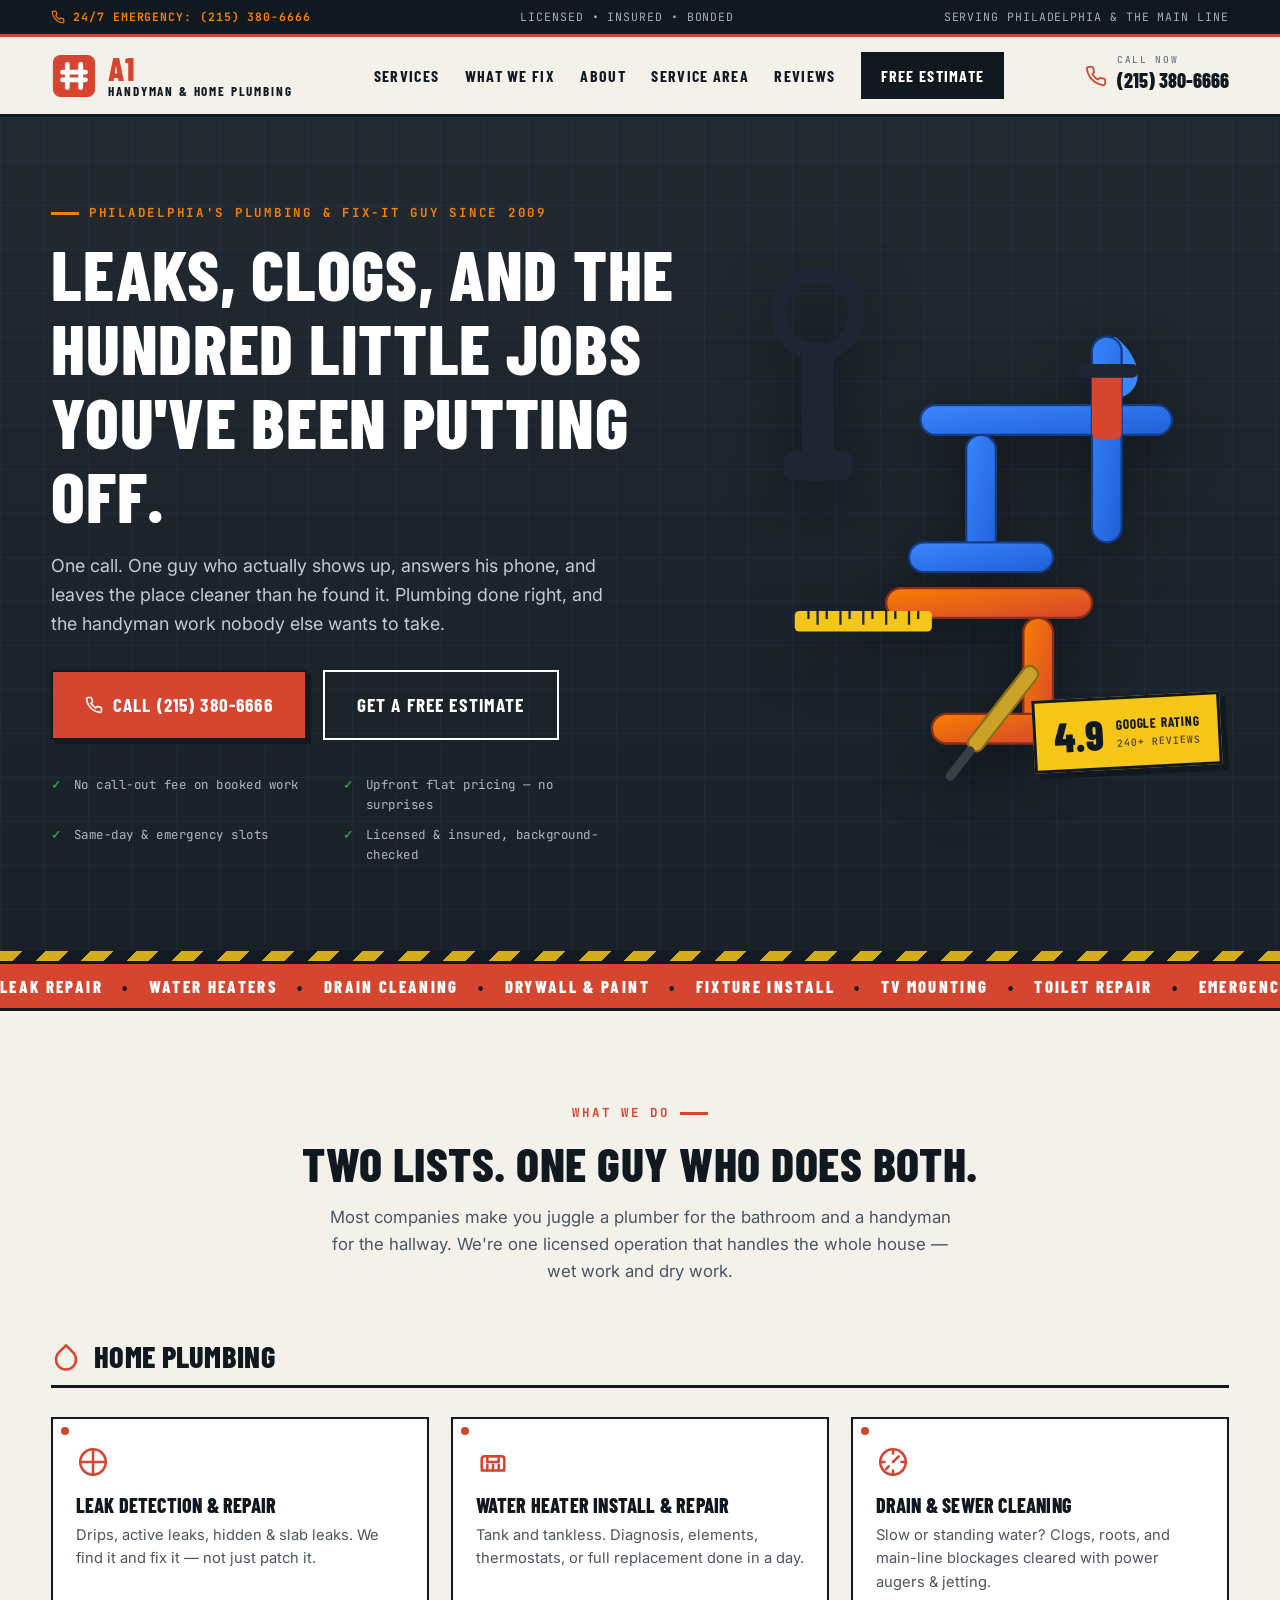
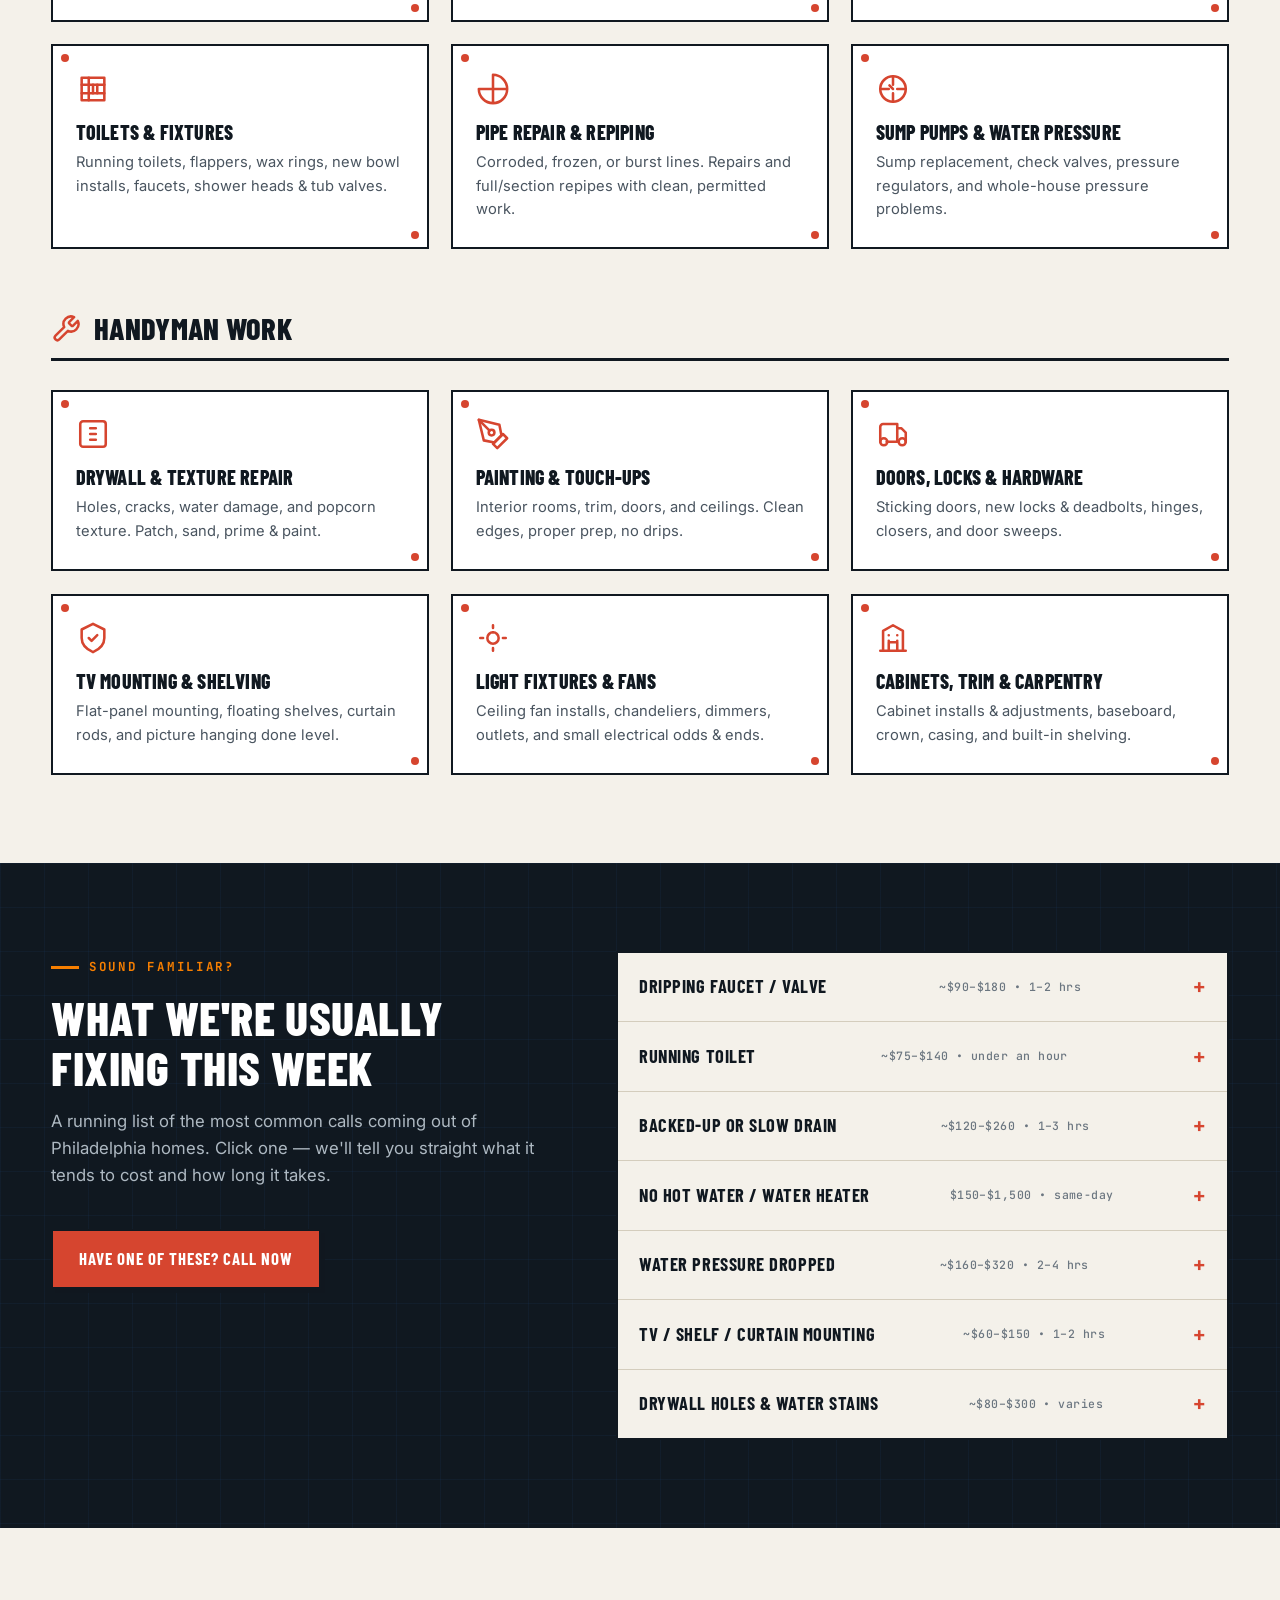
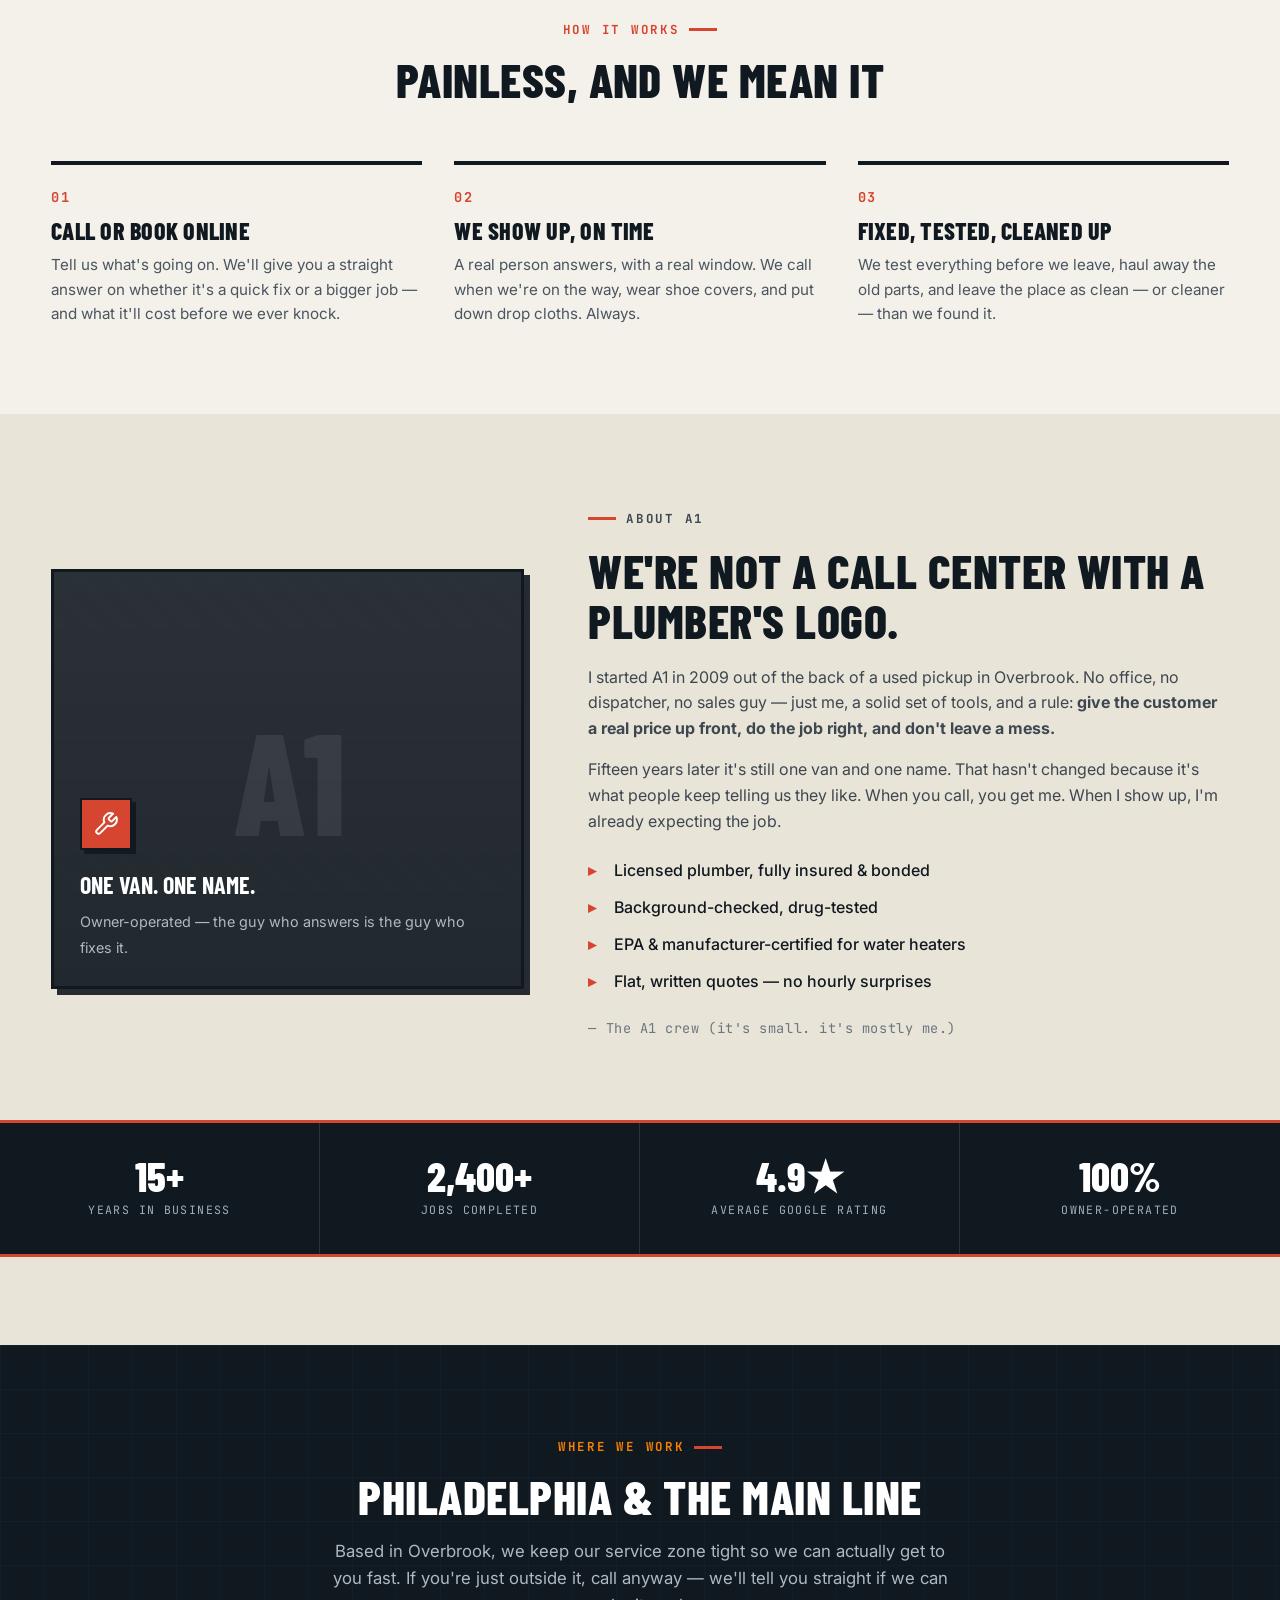
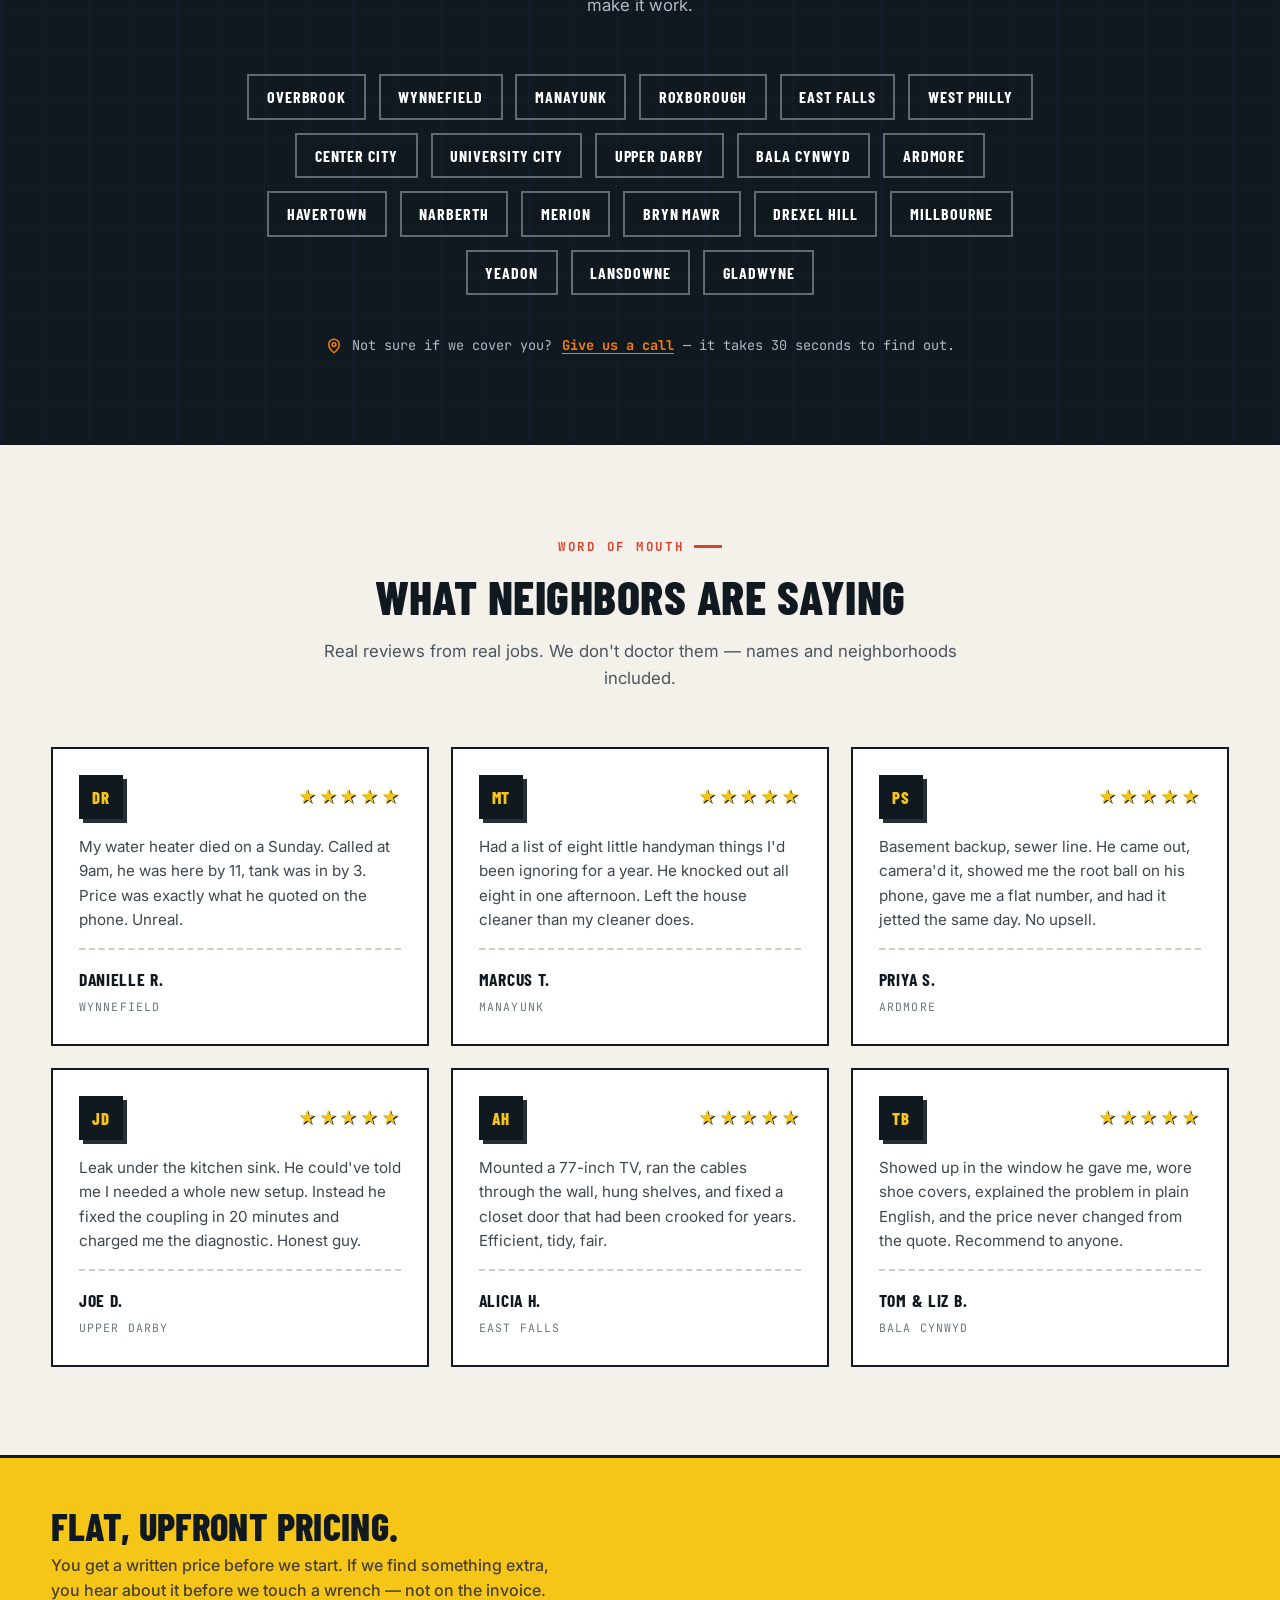
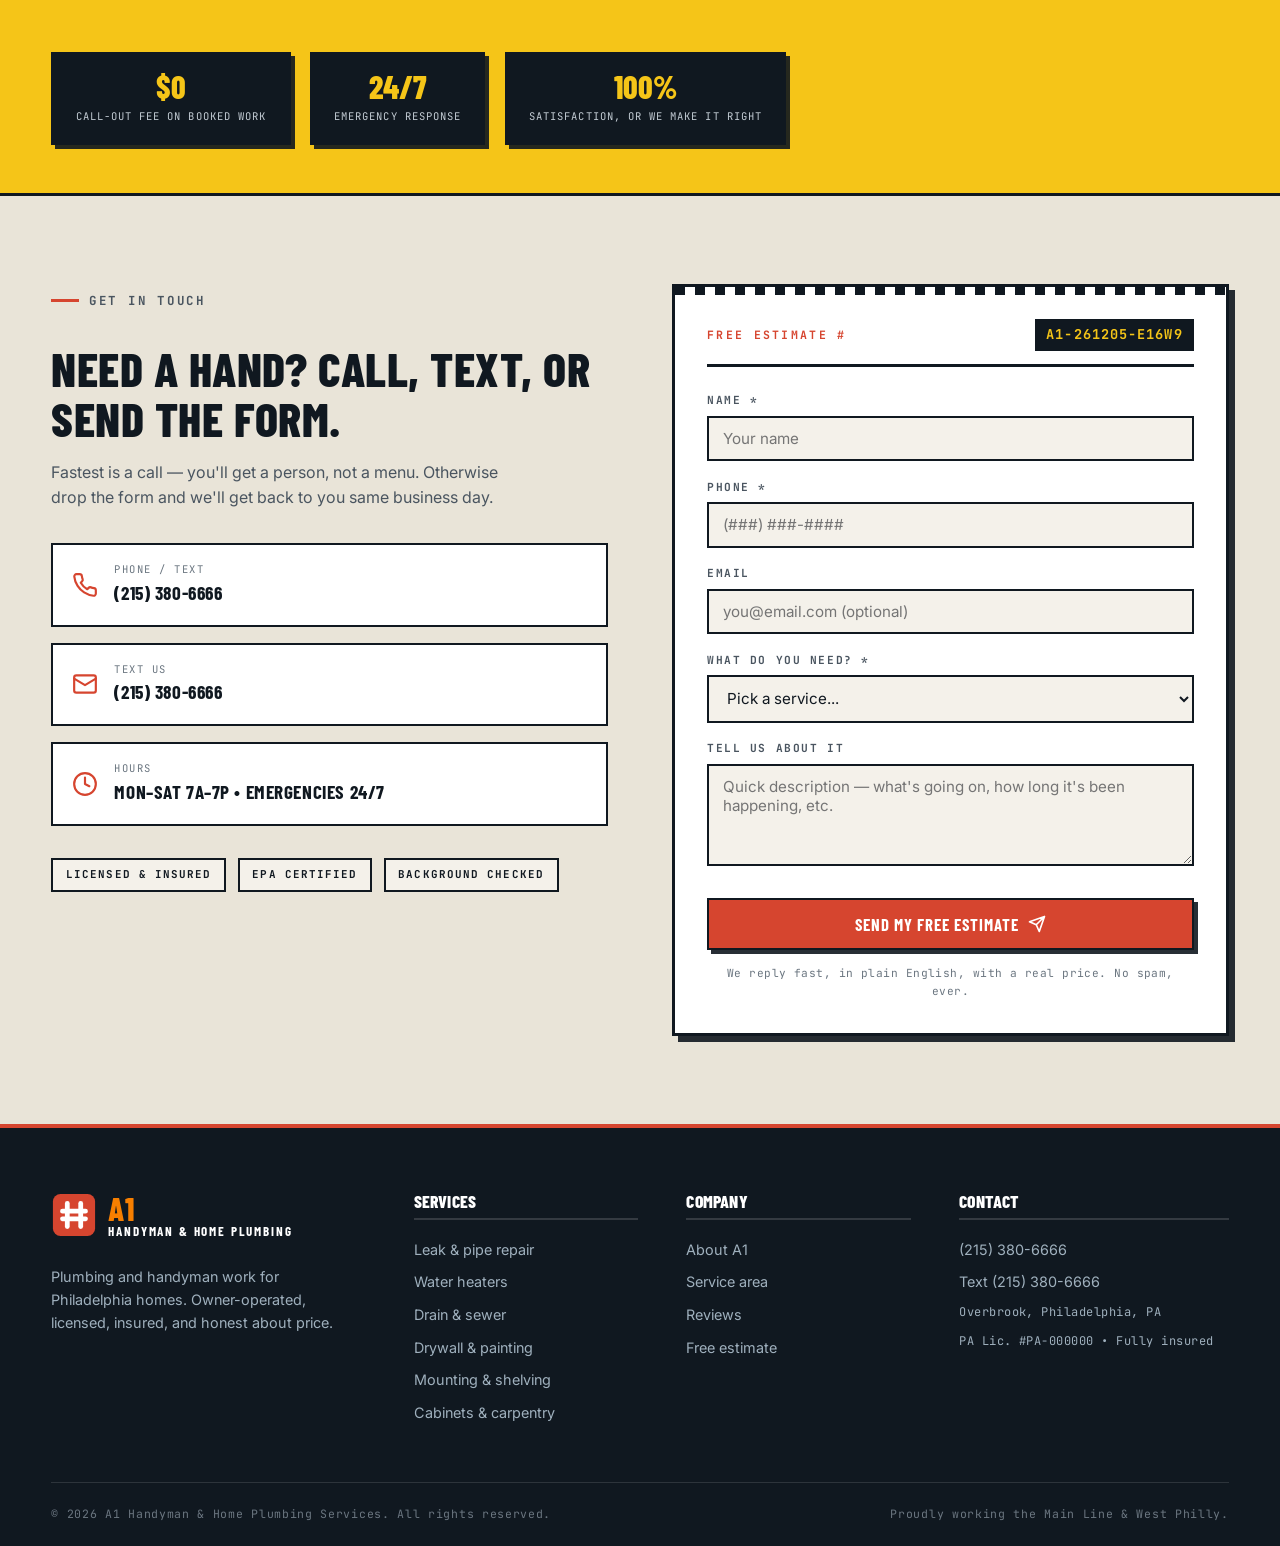
<file: index.html>
<!DOCTYPE html>
<html lang="en">
<head>
<meta charset="UTF-8">
<meta name="viewport" content="width=device-width, initial-scale=1.0">
<title>A1 Handyman & Home Plumbing Services | Philadelphia, PA</title>
<meta name="description" content="A1 Handyman & Home Plumbing Services — licensed & insured plumber and handyman serving Philadelphia. Leaks, clogs, water heaters, drywall, mounting and more. 24/7 emergency service.">
<link rel="preconnect" href="https://fonts.googleapis.com">
<link rel="preconnect" href="https://fonts.gstatic.com" crossorigin>
<link href="https://fonts.googleapis.com/css2?family=Barlow+Condensed:wght@600;700;800&family=Inter:wght@400;500;600;700&family=JetBrains+Mono:wght@500;700&display=swap" rel="stylesheet">
<link rel="stylesheet" href="css/styles.css">
</head>
<body>

<!-- ============ TOP UTILITY BAR ============ -->
<div class="topbar">
  <div class="container topbar-inner">
    <a href="tel:+12153806666" class="topbar-emergency">
      <svg viewBox="0 0 24 24" fill="none" stroke="currentColor" stroke-width="2" stroke-linecap="round" stroke-linejoin="round"><path d="M22 16.92v3a2 2 0 0 1-2.18 2 19.79 19.79 0 0 1-8.63-3.07 19.5 19.5 0 0 1-6-6 19.79 19.79 0 0 1-3.07-8.67A2 2 0 0 1 4.11 2h3a2 2 0 0 1 2 1.72c.127.96.361 1.903.7 2.81a2 2 0 0 1-.45 2.11L8.09 9.91a16 16 0 0 0 6 6l1.27-1.27a2 2 0 0 1 2.11-.45c.907.339 1.85.573 2.81.7A2 2 0 0 1 22 16.92z"/></svg>
      24/7 Emergency: (215) 380-6666
    </a>
    <span class="topbar-creds">Licensed &bull; Insured &bull; Bonded</span>
    <span class="topbar-area">Serving Philadelphia & the Main Line</span>
  </div>
</div>

<!-- ============ HEADER / NAV ============ -->
<header class="header" id="header">
  <div class="container header-inner">
    <a href="/" class="brand" aria-label="A1 Handyman & Home Plumbing Services home">
      <svg class="brand-mark" viewBox="0 0 48 48" aria-hidden="true">
        <rect x="2" y="2" width="44" height="44" rx="8" fill="#d6452f"/>
        <path d="M17 12v24" stroke="#fff" stroke-width="5" stroke-linecap="round"/>
        <path d="M31 12v24" stroke="#fff" stroke-width="5" stroke-linecap="round"/>
        <path d="M12 20h24M12 28h24" stroke="#fff" stroke-width="5" stroke-linecap="round"/>
      </svg>
      <span class="brand-text">
        <strong>A1</strong>
        <span>Handyman & Home Plumbing</span>
      </span>
    </a>

    <nav class="nav" id="nav" aria-label="Main navigation">
      <a href="/services/">Services</a>
      <a href="/what-we-fix/">What We Fix</a>
      <a href="/about/">About</a>
      <a href="/service-area/">Service Area</a>
      <a href="/reviews/">Reviews</a>
      <a href="/contact/" class="nav-cta">Free Estimate</a>
    </nav>

    <a href="tel:+12153806666" class="header-phone">
      <svg viewBox="0 0 24 24" fill="none" stroke="currentColor" stroke-width="2" stroke-linecap="round" stroke-linejoin="round"><path d="M22 16.92v3a2 2 0 0 1-2.18 2 19.79 19.79 0 0 1-8.63-3.07 19.5 19.5 0 0 1-6-6 19.79 19.79 0 0 1-3.07-8.67A2 2 0 0 1 4.11 2h3a2 2 0 0 1 2 1.72c.127.96.361 1.903.7 2.81a2 2 0 0 1-.45 2.11L8.09 9.91a16 16 0 0 0 6 6l1.27-1.27a2 2 0 0 1 2.11-.45c.907.339 1.85.573 2.81.7A2 2 0 0 1 22 16.92z"/></svg>
      <span><small>Call now</small>(215) 380-6666</span>
    </a>

    <button class="nav-toggle" id="navToggle" aria-label="Open menu" aria-expanded="false">
      <span></span><span></span><span></span>
    </button>
  </div>
</header>

<main id="top">

  <!-- ============ HERO ============ -->
  <section class="hero">
    <div class="container hero-grid">
      <div class="hero-copy">
        <p class="eyebrow">Philadelphia's plumbing & fix-it guy since 2009</p>
        <h1>Leaks, clogs, and the hundred little jobs you've been putting off.</h1>
        <p class="hero-sub">One call. One guy who actually shows up, answers his phone, and leaves the place cleaner than he found it. Plumbing done right, and the handyman work nobody else wants to take.</p>
        <div class="hero-cta">
          <a href="tel:+12153806666" class="btn btn-primary btn-lg">
            <svg viewBox="0 0 24 24" fill="none" stroke="currentColor" stroke-width="2.2" stroke-linecap="round" stroke-linejoin="round"><path d="M22 16.92v3a2 2 0 0 1-2.18 2 19.79 19.79 0 0 1-8.63-3.07 19.5 19.5 0 0 1-6-6 19.79 19.79 0 0 1-3.07-8.67A2 2 0 0 1 4.11 2h3a2 2 0 0 1 2 1.72c.127.96.361 1.903.7 2.81a2 2 0 0 1-.45 2.11L8.09 9.91a16 16 0 0 0 6 6l1.27-1.27a2 2 0 0 1 2.11-.45c.907.339 1.85.573 2.81.7A2 2 0 0 1 22 16.92z"/></svg>
            Call (215) 380-6666
          </a>
          <a href="/contact/" class="btn btn-ghost btn-lg">Get a free estimate</a>
        </div>
        <ul class="hero-bullets">
          <li>No call-out fee on booked work</li>
          <li>Upfront flat pricing &mdash; no surprises</li>
          <li>Same-day & emergency slots</li>
          <li>Licensed & insured, background-checked</li>
        </ul>
      </div>

      <div class="hero-art" aria-hidden="true">
        <svg viewBox="0 0 420 460" class="hero-svg">
          <!-- pipe network illustration -->
          <defs>
            <linearGradient id="pipeGrad" x1="0" y1="0" x2="1" y2="1">
              <stop offset="0" stop-color="#3a86ff"/>
              <stop offset="1" stop-color="#1f5fd6"/>
            </linearGradient>
            <linearGradient id="pipeGradHot" x1="0" y1="0" x2="1" y2="1">
              <stop offset="0" stop-color="#f77f00"/>
              <stop offset="1" stop-color="#d6452f"/>
            </linearGradient>
          </defs>

          <!-- wrench -->
          <g transform="translate(60,40)">
            <circle cx="0" cy="0" r="34" fill="none" stroke="#1c2733" stroke-width="14"/>
            <rect x="-14" y="26" width="28" height="120" rx="8" fill="#1c2733"/>
            <rect x="-14" y="26" width="28" height="120" rx="8" fill="#1c2733"/>
            <rect x="-30" y="120" width="60" height="26" rx="8" fill="#1c2733"/>
          </g>

          <!-- water droplet badge -->
          <g transform="translate(300,60)">
            <path d="M0 34 C0 14 20 0 20 0 C20 0 40 14 40 34 a20 20 0 1 1 -40 0 Z" fill="#3a86ff"/>
            <path d="M14 36 a6 6 0 0 0 6 6" fill="none" stroke="#fff" stroke-width="3" stroke-linecap="round"/>
          </g>

          <!-- pipes: cold -->
          <g transform="translate(150,120)">
            <rect x="0" y="0" width="220" height="26" rx="13" fill="url(#pipeGrad)"/>
            <rect x="0" y="0" width="220" height="26" rx="13" fill="none" stroke="#143c85" stroke-width="2"/>
            <rect x="40" y="26" width="26" height="120" rx="13" fill="url(#pipeGrad)"/>
            <rect x="40" y="26" width="26" height="120" rx="13" fill="none" stroke="#143c85" stroke-width="2"/>
            <rect x="-10" y="120" width="126" height="26" rx="13" fill="url(#pipeGrad)"/>
            <rect x="-10" y="120" width="126" height="26" rx="13" fill="none" stroke="#143c85" stroke-width="2"/>
            <rect x="150" y="-60" width="26" height="180" rx="13" fill="url(#pipeGrad)"/>
            <rect x="150" y="-60" width="26" height="180" rx="13" fill="none" stroke="#143c85" stroke-width="2"/>
            <!-- valve -->
            <rect x="150" y="-30" width="26" height="60" rx="6" fill="#d6452f"/>
            <rect x="135" y="-36" width="56" height="12" rx="6" fill="#1c2733"/>
          </g>

          <!-- pipes: hot -->
          <g transform="translate(120,280)">
            <rect x="0" y="0" width="180" height="26" rx="13" fill="url(#pipeGradHot)"/>
            <rect x="0" y="0" width="180" height="26" rx="13" fill="none" stroke="#8f2d1c" stroke-width="2"/>
            <rect x="120" y="26" width="26" height="110" rx="13" fill="url(#pipeGradHot)"/>
            <rect x="120" y="26" width="26" height="110" rx="13" fill="none" stroke="#8f2d1c" stroke-width="2"/>
            <rect x="40" y="110" width="106" height="26" rx="13" fill="url(#pipeGradHot)"/>
            <rect x="40" y="110" width="106" height="26" rx="13" fill="none" stroke="#8f2d1c" stroke-width="2"/>
            <!-- drop -->
            <path d="M240 300 C240 282 252 274 252 274 C252 274 264 282 264 300 a12 12 0 1 1 -24 0 Z" fill="#ff9e3d"/>
          </g>

          <!-- screwdriver -->
          <g transform="translate(250,350) rotate(38)">
            <rect x="-7" y="0" width="14" height="90" rx="6" fill="#c9a227"/>
            <rect x="-7" y="0" width="14" height="90" rx="6" fill="none" stroke="#8a6d17" stroke-width="2"/>
            <rect x="-4" y="88" width="8" height="36" rx="4" fill="#3a3f47"/>
          </g>

          <!-- measurement / ruler -->
          <g transform="translate(40,300)">
            <rect x="0" y="0" width="120" height="18" rx="4" fill="#f5c518"/>
            <g stroke="#1c2733" stroke-width="2">
              <path d="M20 0v12M40 0v12M60 0v12M80 0v12M100 0v12"/>
              <path d="M12 0v7M28 0v7M48 0v7M68 0v7M88 0v7M108 0v7"/>
            </g>
          </g>
        </svg>
        <div class="hero-badge">
          <span class="hero-badge-num">4.9</span>
          <span class="hero-badge-label">Google rating<br><small>240+ reviews</small></span>
        </div>
      </div>
    </div>
  </section>

  <!-- ============ TICKER STRIP ============ -->
  <div class="ticker" aria-hidden="true">
    <div class="ticker-track">
      <span>LEAK REPAIR</span><span>&bull;</span>
      <span>WATER HEATERS</span><span>&bull;</span>
      <span>DRAIN CLEANING</span><span>&bull;</span>
      <span>DRYWALL & PAINT</span><span>&bull;</span>
      <span>FIXTURE INSTALL</span><span>&bull;</span>
      <span>TV MOUNTING</span><span>&bull;</span>
      <span>TOILET REPAIR</span><span>&bull;</span>
      <span>EMERGENCY SERVICE</span><span>&bull;</span>
      <span>LEAK REPAIR</span><span>&bull;</span>
      <span>WATER HEATERS</span><span>&bull;</span>
      <span>DRAIN CLEANING</span><span>&bull;</span>
      <span>DRYWALL & PAINT</span><span>&bull;</span>
      <span>FIXTURE INSTALL</span><span>&bull;</span>
      <span>TV MOUNTING</span><span>&bull;</span>
      <span>TOILET REPAIR</span><span>&bull;</span>
      <span>EMERGENCY SERVICE</span>
    </div>
  </div>

  <!-- ============ SERVICES ============ -->
  <section class="section" id="services">
    <div class="container">
      <div class="section-head">
        <p class="eyebrow">What we do</p>
        <h2>Two lists. One guy who does both.</h2>
        <p class="section-sub">Most companies make you juggle a plumber for the bathroom and a handyman for the hallway. We're one licensed operation that handles the whole house &mdash; wet work and dry work.</p>
      </div>

      <div class="service-groups">

        <!-- PLUMBING -->
        <div class="service-group">
          <div class="service-group-title">
            <svg viewBox="0 0 24 24" fill="none" stroke="currentColor" stroke-width="2" stroke-linecap="round" stroke-linejoin="round"><path d="M12 2.69l5.66 5.66a8 8 0 1 1-11.31 0z"/></svg>
            <h3>Home Plumbing</h3>
          </div>
          <div class="service-grid">
            <div class="service-card">
              <svg viewBox="0 0 24 24" fill="none" stroke="currentColor" stroke-width="1.8" stroke-linecap="round" stroke-linejoin="round"><path d="M12 3v18M3 12h18"/><circle cx="12" cy="12" r="9"/></svg>
              <h4>Leak detection & repair</h4>
              <p>Drips, active leaks, hidden & slab leaks. We find it and fix it &mdash; not just patch it.</p>
            </div>
            <div class="service-card">
              <svg viewBox="0 0 24 24" fill="none" stroke="currentColor" stroke-width="1.8" stroke-linecap="round" stroke-linejoin="round"><path d="M4 18h16M6 18a2 2 0 0 1-2-2v-6a2 2 0 0 1 2-2h12a2 2 0 0 1 2 2v6a2 2 0 0 1-2 2"/><path d="M8 18v-4M12 18v-4M16 18v-4"/><rect x="8" y="8" width="8" height="4"/></svg>
              <h4>Water heater install & repair</h4>
              <p>Tank and tankless. Diagnosis, elements, thermostats, or full replacement done in a day.</p>
            </div>
            <div class="service-card">
              <svg viewBox="0 0 24 24" fill="none" stroke="currentColor" stroke-width="1.8" stroke-linecap="round" stroke-linejoin="round"><path d="M3 12a9 9 0 1 0 18 0 9 9 0 0 0-18 0z"/><path d="M12 12l4-4"/><path d="M9 15l-2 2"/><path d="M12 3v3M3 12h3M12 21v-3M21 12h-3"/></svg>
              <h4>Drain & sewer cleaning</h4>
              <p>Slow or standing water? Clogs, roots, and main-line blockages cleared with power augers & jetting.</p>
            </div>
            <div class="service-card">
              <svg viewBox="0 0 24 24" fill="none" stroke="currentColor" stroke-width="1.8" stroke-linecap="round" stroke-linejoin="round"><path d="M4 4h16v16H4z"/><path d="M4 9h16M4 15h16M9 4v16"/><path d="M12 9v6M15 9v6"/></svg>
              <h4>Toilets & fixtures</h4>
              <p>Running toilets, flappers, wax rings, new bowl installs, faucets, shower heads & tub valves.</p>
            </div>
            <div class="service-card">
              <svg viewBox="0 0 24 24" fill="none" stroke="currentColor" stroke-width="1.8" stroke-linecap="round" stroke-linejoin="round"><path d="M12 2v20M2 12h20M12 2a10 10 0 0 1 10 10M12 22a10 10 0 0 0 10-10M2 12a10 10 0 0 0 10 10"/></svg>
              <h4>Pipe repair & repiping</h4>
              <p>Corroded, frozen, or burst lines. Repairs and full/section repipes with clean, permitted work.</p>
            </div>
            <div class="service-card">
              <svg viewBox="0 0 24 24" fill="none" stroke="currentColor" stroke-width="1.8" stroke-linecap="round" stroke-linejoin="round"><circle cx="12" cy="12" r="9"/><path d="M12 3v6M12 15v6M3 12h6M15 12h6"/><path d="M12 12l-2.5-2.5"/></svg>
              <h4>Sump pumps & water pressure</h4>
              <p>Sump replacement, check valves, pressure regulators, and whole-house pressure problems.</p>
            </div>
          </div>
        </div>

        <!-- HANDYMAN -->
        <div class="service-group">
          <div class="service-group-title">
            <svg viewBox="0 0 24 24" fill="none" stroke="currentColor" stroke-width="2" stroke-linecap="round" stroke-linejoin="round"><path d="M14.7 6.3a1 1 0 0 0 0 1.4l1.6 1.6a1 1 0 0 0 1.4 0l3.77-3.77a6 6 0 0 1-7.94 7.94l-6.91 6.91a2.12 2.12 0 0 1-3-3l6.91-6.91a6 6 0 0 1 7.94-7.94l-3.76 3.76z"/></svg>
            <h3>Handyman Work</h3>
          </div>
          <div class="service-grid">
            <div class="service-card">
              <svg viewBox="0 0 24 24" fill="none" stroke="currentColor" stroke-width="1.8" stroke-linecap="round" stroke-linejoin="round"><rect x="3" y="3" width="18" height="18" rx="2"/><path d="M10 8h4M10 12h4M10 16h4"/></svg>
              <h4>Drywall & texture repair</h4>
              <p>Holes, cracks, water damage, and popcorn texture. Patch, sand, prime & paint.</p>
            </div>
            <div class="service-card">
              <svg viewBox="0 0 24 24" fill="none" stroke="currentColor" stroke-width="1.8" stroke-linecap="round" stroke-linejoin="round"><path d="M12 19l7-7 3 3-7 7-3-3z"/><path d="M18 13l-1.5-7.5L2 2l3.5 14.5L13 18l5-5z"/><path d="M2 2l7.586 7.586"/><circle cx="11" cy="11" r="2"/></svg>
              <h4>Painting & touch-ups</h4>
              <p>Interior rooms, trim, doors, and ceilings. Clean edges, proper prep, no drips.</p>
            </div>
            <div class="service-card">
              <svg viewBox="0 0 24 24" fill="none" stroke="currentColor" stroke-width="1.8" stroke-linecap="round" stroke-linejoin="round"><circle cx="5.5" cy="17.5" r="2.5"/><circle cx="18.5" cy="17.5" r="2.5"/><path d="M14.5 17.5h-7M3 17.5V7a2 2 0 0 1 2-2h10v12.5"/><path d="M15 8h3l3 3v6.5"/></svg>
              <h4>Doors, locks & hardware</h4>
              <p>Sticking doors, new locks & deadbolts, hinges, closers, and door sweeps.</p>
            </div>
            <div class="service-card">
              <svg viewBox="0 0 24 24" fill="none" stroke="currentColor" stroke-width="1.8" stroke-linecap="round" stroke-linejoin="round"><path d="M12 2l8 4v6c0 5-3.5 8-8 10-4.5-2-8-5-8-10V6l8-4z"/><path d="M9 12l2 2 4-4"/></svg>
              <h4>TV mounting & shelving</h4>
              <p>Flat-panel mounting, floating shelves, curtain rods, and picture hanging done level.</p>
            </div>
            <div class="service-card">
              <svg viewBox="0 0 24 24" fill="none" stroke="currentColor" stroke-width="1.8" stroke-linecap="round" stroke-linejoin="round"><path d="M12 3v2M12 19v2M3 12h2M19 12h2"/><circle cx="12" cy="12" r="4"/><path d="M12 8v.01"/></svg>
              <h4>Light fixtures & fans</h4>
              <p>Ceiling fan installs, chandeliers, dimmers, outlets, and small electrical odds & ends.</p>
            </div>
            <div class="service-card">
              <svg viewBox="0 0 24 24" fill="none" stroke="currentColor" stroke-width="1.8" stroke-linecap="round" stroke-linejoin="round"><path d="M3 21h18M5 21V7l7-4 7 4v14M9 21v-6h6v6"/><path d="M9 10h.01M15 10h.01M9 14h.01M15 14h.01"/></svg>
              <h4>Cabinets, trim & carpentry</h4>
              <p>Cabinet installs & adjustments, baseboard, crown, casing, and built-in shelving.</p>
            </div>
          </div>
        </div>
      </div>
    </div>
  </section>

  <!-- ============ FIXES / ACCORDION ============ -->
  <section class="section section-dark" id="fixes">
    <div class="container fixes-grid">
      <div class="fixes-copy">
        <p class="eyebrow eyebrow-light">Sound familiar?</p>
        <h2>What we're usually fixing this week</h2>
        <p class="section-sub">A running list of the most common calls coming out of Philadelphia homes. Click one &mdash; we'll tell you straight what it tends to cost and how long it takes.</p>
        <a href="tel:+12153806666" class="btn btn-primary">Have one of these? Call now</a>
      </div>

      <div class="fixes-list">
        <details>
          <summary>
            <span>Dripping faucet / valve</span>
            <span class="fix-meta">~$90&ndash;$180 &bull; 1&ndash;2 hrs</span>
          </summary>
          <p>Usually a worn cartridge or washer, not the whole faucet. We'll tell you if a repair makes more sense than a swap &mdash; and give you the price for both before we start.</p>
        </details>
        <details>
          <summary>
            <span>Running toilet</span>
            <span class="fix-meta">~$75&ndash;$140 &bull; under an hour</span>
          </summary>
          <p>Ninety percent of the time it's a flapper or fill valve &mdash; a cheap, quick fix that stops wasting water (and money) the day we're there.</p>
        </details>
        <details>
          <summary>
            <span>Backed-up or slow drain</span>
            <span class="fix-meta">~$120&ndash;$260 &bull; 1&ndash;3 hrs</span>
          </summary>
          <p>Kitchen, tub, or main line. We start with a camera-inspection option so you know exactly what's down there &mdash; no guessing, no upselling to a full repipe.</p>
        </details>
        <details>
          <summary>
            <span>No hot water / water heater</span>
            <span class="fix-meta">$150&ndash;$1,500 &bull; same-day</span>
          </summary>
          <p>If it's a heating element or thermostat, we usually fix it on the spot. If the tank is beyond saving, we'll quote a replacement with a firm price and do it the same or next day.</p>
        </details>
        <details>
          <summary>
            <span>Water pressure dropped</span>
            <span class="fix-meta">~$160&ndash;$320 &bull; 2&ndash;4 hrs</span>
          </summary>
          <p>Could be a regulator, a partially closed valve, or scale in the pipes. We test pressure at several points to pin it down rather than throwing parts at it.</p>
        </details>
        <details>
          <summary>
            <span>TV / shelf / curtain mounting</span>
            <span class="fix-meta">~$60&ndash;$150 &bull; 1&ndash;2 hrs</span>
          </summary>
          <p>Done on studs, properly leveled, with everything hidden or tidy. We bring the stud finder, anchors, and the patience to do it right the first time.</p>
        </details>
        <details>
          <summary>
            <span>Drywall holes & water stains</span>
            <span class="fix-meta">~$80&ndash;$300 &bull; varies</span>
          </summary>
          <p>From doorknob dents to full panel patches. We'll match the texture, and where it's water damage, we'll flag the source first so it doesn't come back.</p>
        </details>
      </div>
    </div>
  </section>

  <!-- ============ HOW IT WORKS ============ -->
  <section class="section">
    <div class="container">
      <div class="section-head">
        <p class="eyebrow">How it works</p>
        <h2>Painless, and we mean it</h2>
      </div>
      <div class="steps">
        <div class="step">
          <span class="step-num">01</span>
          <h3>Call or book online</h3>
          <p>Tell us what's going on. We'll give you a straight answer on whether it's a quick fix or a bigger job &mdash; and what it'll cost before we ever knock.</p>
        </div>
        <div class="step">
          <span class="step-num">02</span>
          <h3>We show up, on time</h3>
          <p>A real person answers, with a real window. We call when we're on the way, wear shoe covers, and put down drop cloths. Always.</p>
        </div>
        <div class="step">
          <span class="step-num">03</span>
          <h3>Fixed, tested, cleaned up</h3>
          <p>We test everything before we leave, haul away the old parts, and leave the place as clean &mdash; or cleaner &mdash; than we found it.</p>
        </div>
      </div>
    </div>
  </section>

  <!-- ============ ABOUT ============ -->
  <section class="section section-about" id="about">
    <div class="container about-grid">
      <div class="about-photo">
        <div class="about-photo-inner">
          <span class="about-photo-icon">
            <svg viewBox="0 0 24 24" fill="none" stroke="currentColor" stroke-width="1.8" stroke-linecap="round" stroke-linejoin="round"><path d="M14.7 6.3a1 1 0 0 0 0 1.4l1.6 1.6a1 1 0 0 0 1.4 0l3.77-3.77a6 6 0 0 1-7.94 7.94l-6.91 6.91a2.12 2.12 0 0 1-3-3l6.91-6.91a6 6 0 0 1 7.94-7.94l-3.76 3.76z"/></svg>
          </span>
          <div class="about-photo-caption">
            <strong>One van. One name.</strong>
            <span>Owner-operated &mdash; the guy who answers is the guy who fixes it.</span>
          </div>
        </div>
      </div>
      <div class="about-copy">
        <p class="eyebrow">About A1</p>
        <h2>We're not a call center with a plumber's logo.</h2>
        <p>I started A1 in 2009 out of the back of a used pickup in Overbrook. No office, no dispatcher, no sales guy &mdash; just me, a solid set of tools, and a rule: <strong>give the customer a real price up front, do the job right, and don't leave a mess.</strong></p>
        <p>Fifteen years later it's still one van and one name. That hasn't changed because it's what people keep telling us they like. When you call, you get me. When I show up, I'm already expecting the job.</p>
        <ul class="about-list">
          <li>Licensed plumber, fully insured & bonded</li>
          <li>Background-checked, drug-tested</li>
          <li>EPA & manufacturer-certified for water heaters</li>
          <li>Flat, written quotes &mdash; no hourly surprises</li>
        </ul>
        <p class="about-sign">— The A1 crew (it's small. it's mostly me.)</p>
      </div>
    </div>
    <div class="stats">
      <div class="stat"><strong>15+</strong><span>years in business</span></div>
      <div class="stat"><strong>2,400+</strong><span>jobs completed</span></div>
      <div class="stat"><strong>4.9★</strong><span>average Google rating</span></div>
      <div class="stat"><strong>100%</strong><span>owner-operated</span></div>
    </div>
  </section>

  <!-- ============ SERVICE AREA ============ -->
  <section class="section section-dark" id="area">
    <div class="container">
      <div class="section-head">
        <p class="eyebrow eyebrow-light">Where we work</p>
        <h2>Philadelphia & the Main Line</h2>
        <p class="section-sub">Based in Overbrook, we keep our service zone tight so we can actually get to you fast. If you're just outside it, call anyway &mdash; we'll tell you straight if we can make it work.</p>
      </div>
      <div class="area-tags">
        <span>Overbrook</span><span>Wynnefield</span><span>Manayunk</span><span>Roxborough</span>
        <span>East Falls</span><span>West Philly</span><span>Center City</span><span>University City</span>
        <span>Upper Darby</span><span>Bala Cynwyd</span><span>Ardmore</span><span>Havertown</span>
        <span>Narberth</span><span>Merion</span><span>Bryn Mawr</span><span>Drexel Hill</span>
        <span>Millbourne</span><span>Yeadon</span><span>Lansdowne</span><span>Gladwyne</span>
      </div>
      <div class="area-note">
        <svg viewBox="0 0 24 24" fill="none" stroke="currentColor" stroke-width="2" stroke-linecap="round" stroke-linejoin="round"><path d="M12 21s-7-5.5-7-11a7 7 0 0 1 14 0c0 5.5-7 11-7 11z"/><circle cx="12" cy="10" r="2.5"/></svg>
        Not sure if we cover you? <a href="tel:+12153806666">Give us a call</a> &mdash; it takes 30 seconds to find out.
      </div>
    </div>
  </section>

  <!-- ============ REVIEWS ============ -->
  <section class="section" id="reviews">
    <div class="container">
      <div class="section-head">
        <p class="eyebrow">Word of mouth</p>
        <h2>What neighbors are saying</h2>
        <p class="section-sub">Real reviews from real jobs. We don't doctor them &mdash; names and neighborhoods included.</p>
      </div>
      <div class="reviews">
        <article class="review">
          <div class="review-top">
            <span class="review-avatar" aria-hidden="true">DR</span>
            <div class="review-stars" aria-label="5 out of 5 stars">★★★★★</div>
          </div>
          <p>My water heater died on a Sunday. Called at 9am, he was here by 11, tank was in by 3. Price was exactly what he quoted on the phone. Unreal.</p>
          <footer>
            <strong>Danielle R.</strong>
            <span>Wynnefield</span>
          </footer>
        </article>
        <article class="review">
          <div class="review-top">
            <span class="review-avatar" aria-hidden="true">MT</span>
            <div class="review-stars" aria-label="5 out of 5 stars">★★★★★</div>
          </div>
          <p>Had a list of eight little handyman things I'd been ignoring for a year. He knocked out all eight in one afternoon. Left the house cleaner than my cleaner does.</p>
          <footer>
            <strong>Marcus T.</strong>
            <span>Manayunk</span>
          </footer>
        </article>
        <article class="review">
          <div class="review-top">
            <span class="review-avatar" aria-hidden="true">PS</span>
            <div class="review-stars" aria-label="5 out of 5 stars">★★★★★</div>
          </div>
          <p>Basement backup, sewer line. He came out, camera'd it, showed me the root ball on his phone, gave me a flat number, and had it jetted the same day. No upsell.</p>
          <footer>
            <strong>Priya S.</strong>
            <span>Ardmore</span>
          </footer>
        </article>
        <article class="review">
          <div class="review-top">
            <span class="review-avatar" aria-hidden="true">JD</span>
            <div class="review-stars" aria-label="5 out of 5 stars">★★★★★</div>
          </div>
          <p>Leak under the kitchen sink. He could've told me I needed a whole new setup. Instead he fixed the coupling in 20 minutes and charged me the diagnostic. Honest guy.</p>
          <footer>
            <strong>Joe D.</strong>
            <span>Upper Darby</span>
          </footer>
        </article>
        <article class="review">
          <div class="review-top">
            <span class="review-avatar" aria-hidden="true">AH</span>
            <div class="review-stars" aria-label="5 out of 5 stars">★★★★★</div>
          </div>
          <p>Mounted a 77-inch TV, ran the cables through the wall, hung shelves, and fixed a closet door that had been crooked for years. Efficient, tidy, fair.</p>
          <footer>
            <strong>Alicia H.</strong>
            <span>East Falls</span>
          </footer>
        </article>
        <article class="review">
          <div class="review-top">
            <span class="review-avatar" aria-hidden="true">TB</span>
            <div class="review-stars" aria-label="5 out of 5 stars">★★★★★</div>
          </div>
          <p>Showed up in the window he gave me, wore shoe covers, explained the problem in plain English, and the price never changed from the quote. Recommend to anyone.</p>
          <footer>
            <strong>Tom & Liz B.</strong>
            <span>Bala Cynwyd</span>
          </footer>
        </article>
      </div>
    </div>
  </section>

  <!-- ============ PRICING NOTE ============ -->
  <section class="pricing-band">
    <div class="container pricing-inner">
      <div class="pricing-left">
        <h2>Flat, upfront pricing.</h2>
        <p>You get a written price before we start. If we find something extra, you hear about it before we touch a wrench &mdash; not on the invoice.</p>
      </div>
      <div class="pricing-badges">
        <div class="pricing-badge"><strong>$0</strong><span>call-out fee on booked work</span></div>
        <div class="pricing-badge"><strong>24/7</strong><span>emergency response</span></div>
        <div class="pricing-badge"><strong>100%</strong><span>satisfaction, or we make it right</span></div>
      </div>
    </div>
  </section>

  <!-- ============ CONTACT / QUOTE ============ -->
  <section class="section section-contact" id="contact">
    <div class="container contact-grid">
      <div class="contact-info">
        <p class="eyebrow">Get in touch</p>
        <h2>Need a hand? Call, text, or send the form.</h2>
        <p>Fastest is a call &mdash; you'll get a person, not a menu. Otherwise drop the form and we'll get back to you same business day.</p>

        <div class="contact-methods">
          <a href="tel:+12153806666" class="contact-method">
            <svg viewBox="0 0 24 24" fill="none" stroke="currentColor" stroke-width="2" stroke-linecap="round" stroke-linejoin="round"><path d="M22 16.92v3a2 2 0 0 1-2.18 2 19.79 19.79 0 0 1-8.63-3.07 19.5 19.5 0 0 1-6-6 19.79 19.79 0 0 1-3.07-8.67A2 2 0 0 1 4.11 2h3a2 2 0 0 1 2 1.72c.127.96.361 1.903.7 2.81a2 2 0 0 1-.45 2.11L8.09 9.91a16 16 0 0 0 6 6l1.27-1.27a2 2 0 0 1 2.11-.45c.907.339 1.85.573 2.81.7A2 2 0 0 1 22 16.92z"/></svg>
            <span><small>Phone / text</small><strong>(215) 380-6666</strong></span>
          </a>
          <a href="sms:+12153806666" class="contact-method">
            <svg viewBox="0 0 24 24" fill="none" stroke="currentColor" stroke-width="2" stroke-linecap="round" stroke-linejoin="round"><rect x="2" y="4" width="20" height="16" rx="2"/><path d="M22 7l-10 6L2 7"/></svg>
            <span><small>Text us</small><strong>(215) 380-6666</strong></span>
          </a>
          <div class="contact-method">
            <svg viewBox="0 0 24 24" fill="none" stroke="currentColor" stroke-width="2" stroke-linecap="round" stroke-linejoin="round"><circle cx="12" cy="12" r="10"/><path d="M12 6v6l4 2"/></svg>
            <span><small>Hours</small><strong>Mon&ndash;Sat 7a&ndash;7p &bull; Emergencies 24/7</strong></span>
          </div>
        </div>

        <div class="contact-badges">
          <span>Licensed & Insured</span>
          <span>EPA Certified</span>
          <span>Background Checked</span>
        </div>
      </div>

      <form class="quote-form" id="quoteForm" novalidate>
        <div class="form-head">
          <span class="form-ticket">FREE ESTIMATE #</span>
          <span class="form-ticket-num" id="ticketNum">A1-0826</span>
        </div>
        <label>
          <span>Name *</span>
          <input type="text" name="name" required placeholder="Your name">
        </label>
        <label>
          <span>Phone *</span>
          <input type="tel" name="phone" required placeholder="(###) ###-####">
        </label>
        <label>
          <span>Email</span>
          <input type="email" name="email" placeholder="you@email.com (optional)">
        </label>
        <label>
          <span>What do you need? *</span>
          <select name="service" required>
            <option value="" disabled selected>Pick a service...</option>
            <optgroup label="Plumbing">
              <option>Leak repair / detection</option>
              <option>Water heater</option>
              <option>Drain / sewer cleaning</option>
              <option>Toilet / fixture repair</option>
              <option>Pipe repair / repipe</option>
              <option>Sump pump / water pressure</option>
            </optgroup>
            <optgroup label="Handyman">
              <option>Drywall / painting</option>
              <option>TV / shelf mounting</option>
              <option>Doors / locks / hardware</option>
              <option>Light fixtures / fans</option>
              <option>Cabinets / trim / carpentry</option>
              <option>Something else</option>
            </optgroup>
          </select>
        </label>
        <label>
          <span>Tell us about it</span>
          <textarea name="message" rows="4" placeholder="Quick description &mdash; what's going on, how long it's been happening, etc."></textarea>
        </label>
        <button type="submit" class="btn btn-primary btn-block">Send my free estimate
          <svg viewBox="0 0 24 24" fill="none" stroke="currentColor" stroke-width="2.2" stroke-linecap="round" stroke-linejoin="round"><path d="M22 2L11 13M22 2l-7 20-4-9-9-4 20-7z"/></svg>
        </button>
        <p class="form-note">We reply fast, in plain English, with a real price. No spam, ever.</p>
        <div class="form-success" id="formSuccess" hidden>
          <strong>Your text message is ready.</strong>
          <span>Review it and press Send in your messaging app. Need us sooner? Call <a href="tel:+12153806666">(215) 380-6666</a>.</span>
        </div>
      </form>
    </div>
  </section>

</main>

<!-- ============ FOOTER ============ -->
<footer class="footer">
  <div class="container footer-grid">
    <div class="footer-brand">
      <a href="#top" class="brand brand-light">
        <svg class="brand-mark" viewBox="0 0 48 48" aria-hidden="true">
          <rect x="2" y="2" width="44" height="44" rx="8" fill="#d6452f"/>
          <path d="M17 12v24" stroke="#fff" stroke-width="5" stroke-linecap="round"/>
          <path d="M31 12v24" stroke="#fff" stroke-width="5" stroke-linecap="round"/>
          <path d="M12 20h24M12 28h24" stroke="#fff" stroke-width="5" stroke-linecap="round"/>
        </svg>
        <span class="brand-text">
          <strong>A1</strong>
          <span>Handyman & Home Plumbing</span>
        </span>
      </a>
      <p>Plumbing and handyman work for Philadelphia homes. Owner-operated, licensed, insured, and honest about price.</p>
    </div>
    <div class="footer-col">
      <h4>Services</h4>
      <a href="#services">Leak & pipe repair</a>
      <a href="#services">Water heaters</a>
      <a href="#services">Drain & sewer</a>
      <a href="#services">Drywall & painting</a>
      <a href="#services">Mounting & shelving</a>
      <a href="#services">Cabinets & carpentry</a>
    </div>
    <div class="footer-col">
      <h4>Company</h4>
      <a href="#about">About A1</a>
      <a href="#area">Service area</a>
      <a href="#reviews">Reviews</a>
      <a href="#contact">Free estimate</a>
    </div>
    <div class="footer-col">
      <h4>Contact</h4>
      <a href="tel:+12153806666">(215) 380-6666</a>
      <a href="sms:+12153806666">Text (215) 380-6666</a>
      <span class="footer-address">Overbrook, Philadelphia, PA</span>
      <span class="footer-license">PA Lic. #PA-000000 &bull; Fully insured</span>
    </div>
  </div>
  <div class="container footer-bottom">
    <span>&copy; <span id="year"></span> A1 Handyman & Home Plumbing Services. All rights reserved.</span>
    <span>Proudly working the Main Line & West Philly.</span>
  </div>
</footer>

<script src="js/script.js"></script>
</body>
</html>
</file>
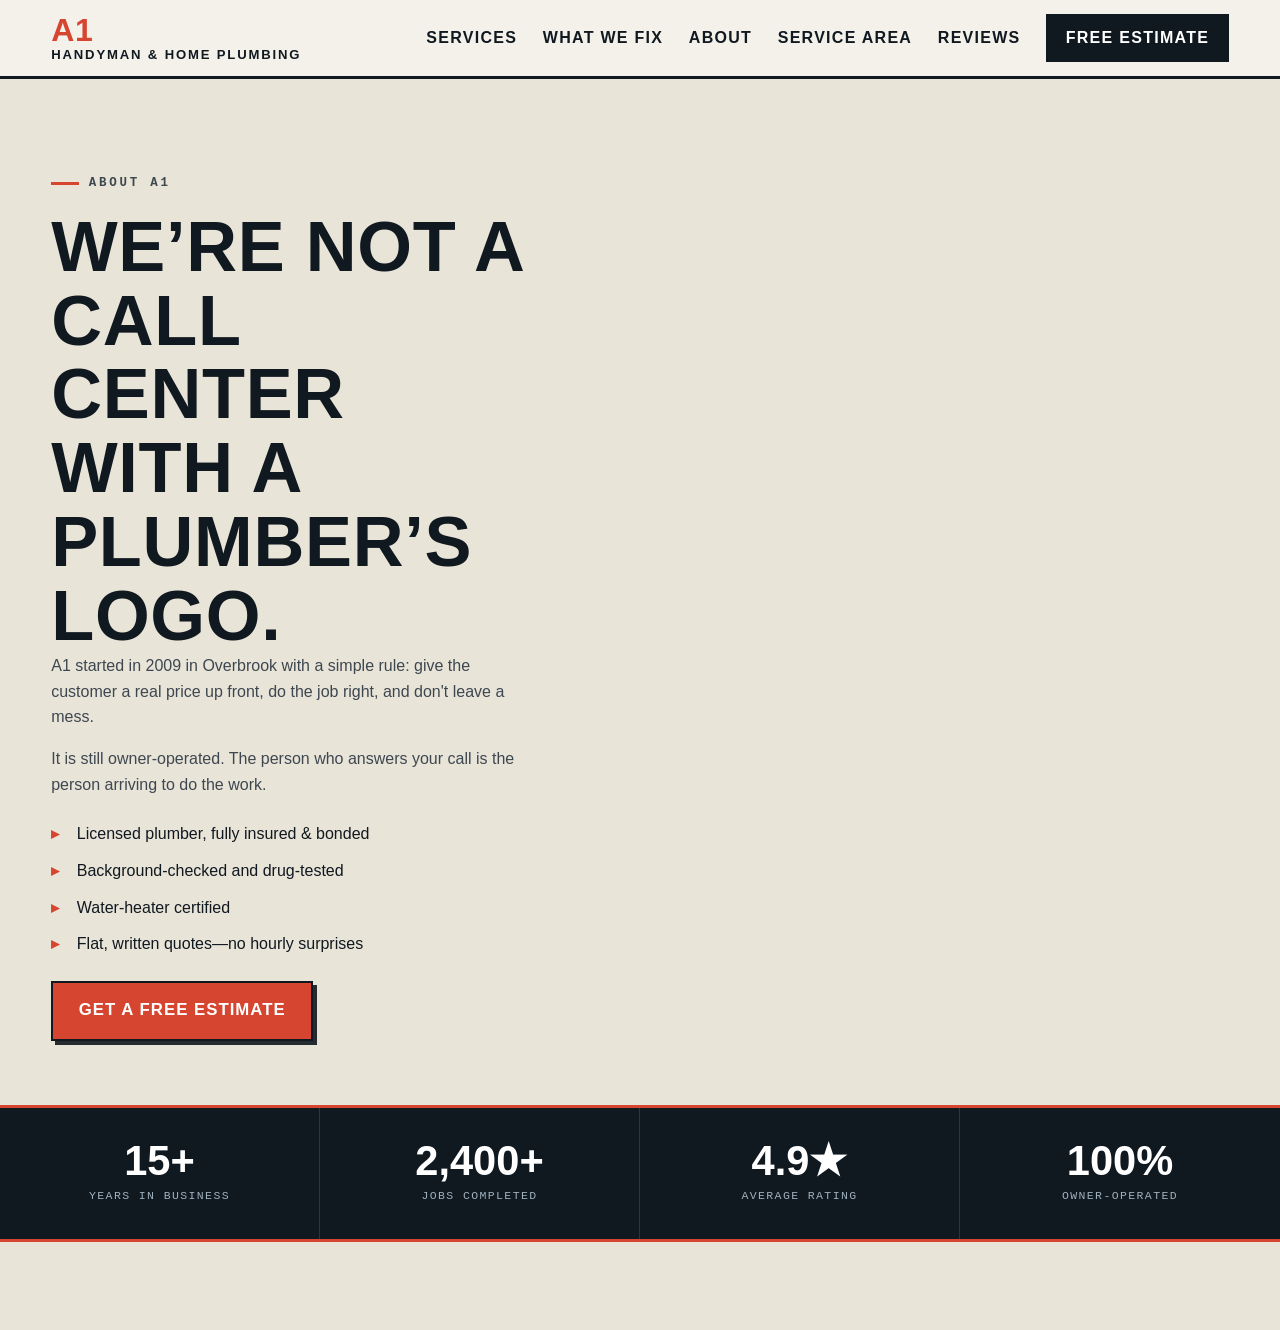
<file: about/index.html>
<!doctype html><html lang="en"><head><meta charset="utf-8"><meta name="viewport" content="width=device-width,initial-scale=1"><title>About A1 | A1 Handyman & Home Plumbing</title><link rel="stylesheet" href="../css/styles.css"></head><body><header class="header"><div class="container header-inner"><a class="brand" href="/"><span class="brand-text"><strong>A1</strong><span>Handyman & Home Plumbing</span></span></a><nav class="nav"><a href="/services/">Services</a><a href="/what-we-fix/">What We Fix</a><a href="/about/">About</a><a href="/service-area/">Service Area</a><a href="/reviews/">Reviews</a><a class="nav-cta" href="/contact/">Free Estimate</a></nav></div></header><main><section class="section section-about"><div class="container about-grid"><div class="about-copy"><p class="eyebrow">About A1</p><h1>We’re not a call center with a plumber’s logo.</h1><p>A1 started in 2009 in Overbrook with a simple rule: give the customer a real price up front, do the job right, and don't leave a mess.</p><p>It is still owner-operated. The person who answers your call is the person arriving to do the work.</p><ul class="about-list"><li>Licensed plumber, fully insured & bonded</li><li>Background-checked and drug-tested</li><li>Water-heater certified</li><li>Flat, written quotes—no hourly surprises</li></ul><a class="btn btn-primary" href="/contact/">Get a free estimate</a></div></div><div class="stats"><div class="stat"><strong>15+</strong><span>years in business</span></div><div class="stat"><strong>2,400+</strong><span>jobs completed</span></div><div class="stat"><strong>4.9★</strong><span>average rating</span></div><div class="stat"><strong>100%</strong><span>owner-operated</span></div></div></section></main><script src="../js/script.js"></script></body></html>
</file>
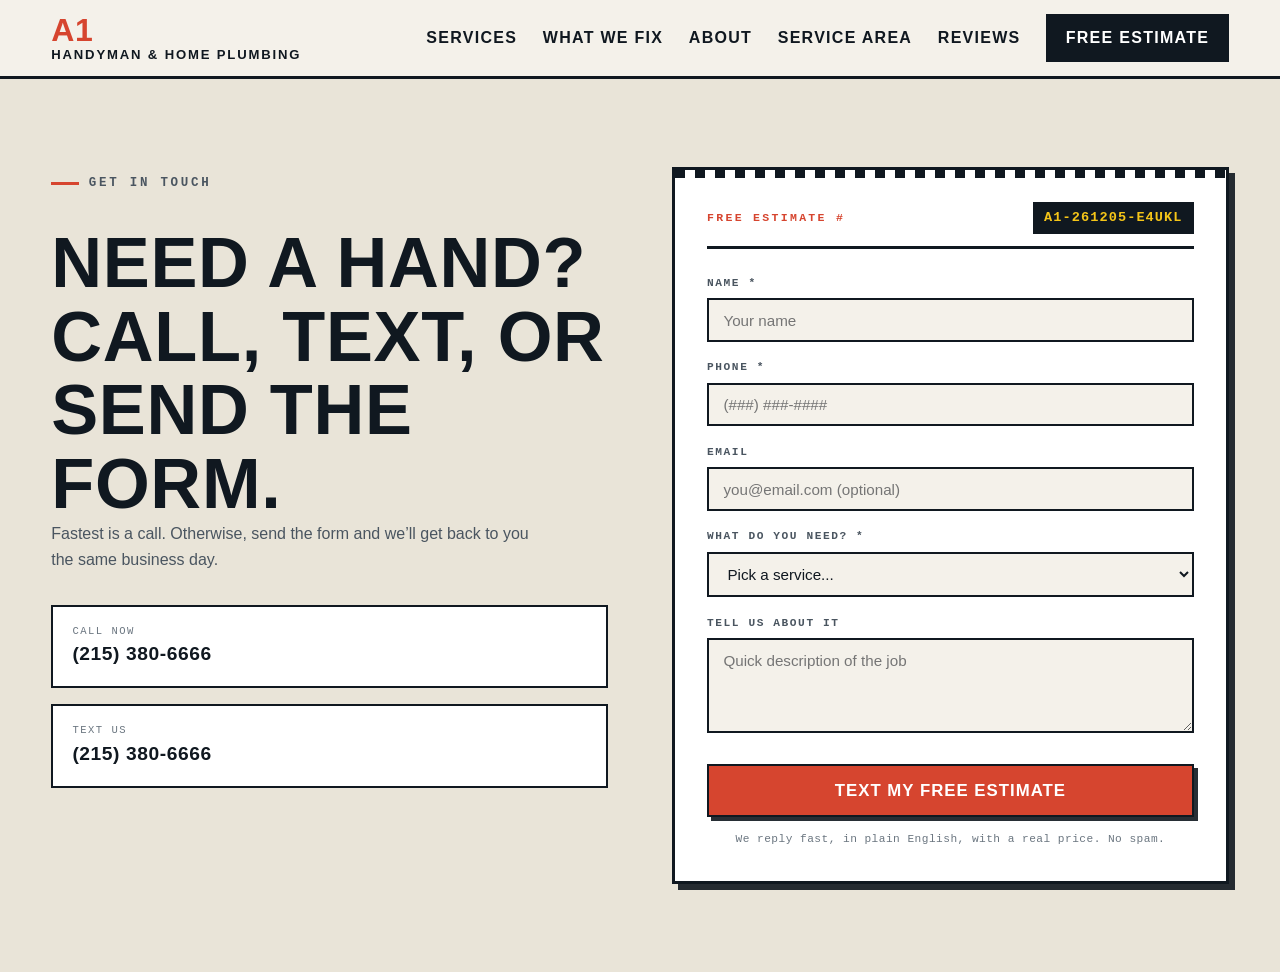
<file: contact/index.html>
<!doctype html><html lang="en"><head><meta charset="utf-8"><meta name="viewport" content="width=device-width,initial-scale=1"><title>Free Estimate | A1</title><link rel="stylesheet" href="../css/styles.css"></head><body><header class="header"><div class="container header-inner"><a class="brand" href="/"><span class="brand-text"><strong>A1</strong><span>Handyman & Home Plumbing</span></span></a><nav class="nav"><a href="/services/">Services</a><a href="/what-we-fix/">What We Fix</a><a href="/about/">About</a><a href="/service-area/">Service Area</a><a href="/reviews/">Reviews</a><a class="nav-cta" href="/contact/">Free Estimate</a></nav></div></header><main><section class="section section-contact"><div class="container contact-grid"><div class="contact-info"><p class="eyebrow">Get in touch</p><h1>Need a hand? Call, text, or send the form.</h1><p>Fastest is a call. Otherwise, send the form and we’ll get back to you the same business day.</p><div class="contact-methods"><a href="tel:+12153806666" class="contact-method"><span><small>Call now</small><strong>(215) 380-6666</strong></span></a><a href="sms:+12153806666" class="contact-method"><span><small>Text us</small><strong>(215) 380-6666</strong></span></a></div></div><form class="quote-form" id="quoteForm" novalidate><div class="form-head"><span class="form-ticket">FREE ESTIMATE #</span><span class="form-ticket-num" id="ticketNum">A1-0826</span></div><label><span>Name *</span><input type="text" name="name" required placeholder="Your name"></label><label><span>Phone *</span><input type="tel" name="phone" required placeholder="(###) ###-####"></label><label><span>Email</span><input type="email" name="email" placeholder="you@email.com (optional)"></label><label><span>What do you need? *</span><select name="service" required><option value="" disabled selected>Pick a service...</option><option>Leak repair / detection</option><option>Water heater</option><option>Drain / sewer cleaning</option><option>Toilet / fixture repair</option><option>Pipe repair / repipe</option><option>Sump pump / water pressure</option><option>Drywall / painting</option><option>TV / shelf mounting</option><option>Doors / locks / hardware</option><option>Light fixtures / fans</option><option>Cabinets / trim / carpentry</option><option>Something else</option></select></label><label><span>Tell us about it</span><textarea name="message" rows="4" placeholder="Quick description of the job"></textarea></label><button type="submit" class="btn btn-primary btn-block">Text my free estimate</button><p class="form-note">We reply fast, in plain English, with a real price. No spam.</p><div class="form-success" id="formSuccess" hidden><strong>Your text message is ready.</strong><span>Review it and press Send in your messaging app.</span></div></form></div></section></main><script src="../js/script.js"></script></body></html>
</file>
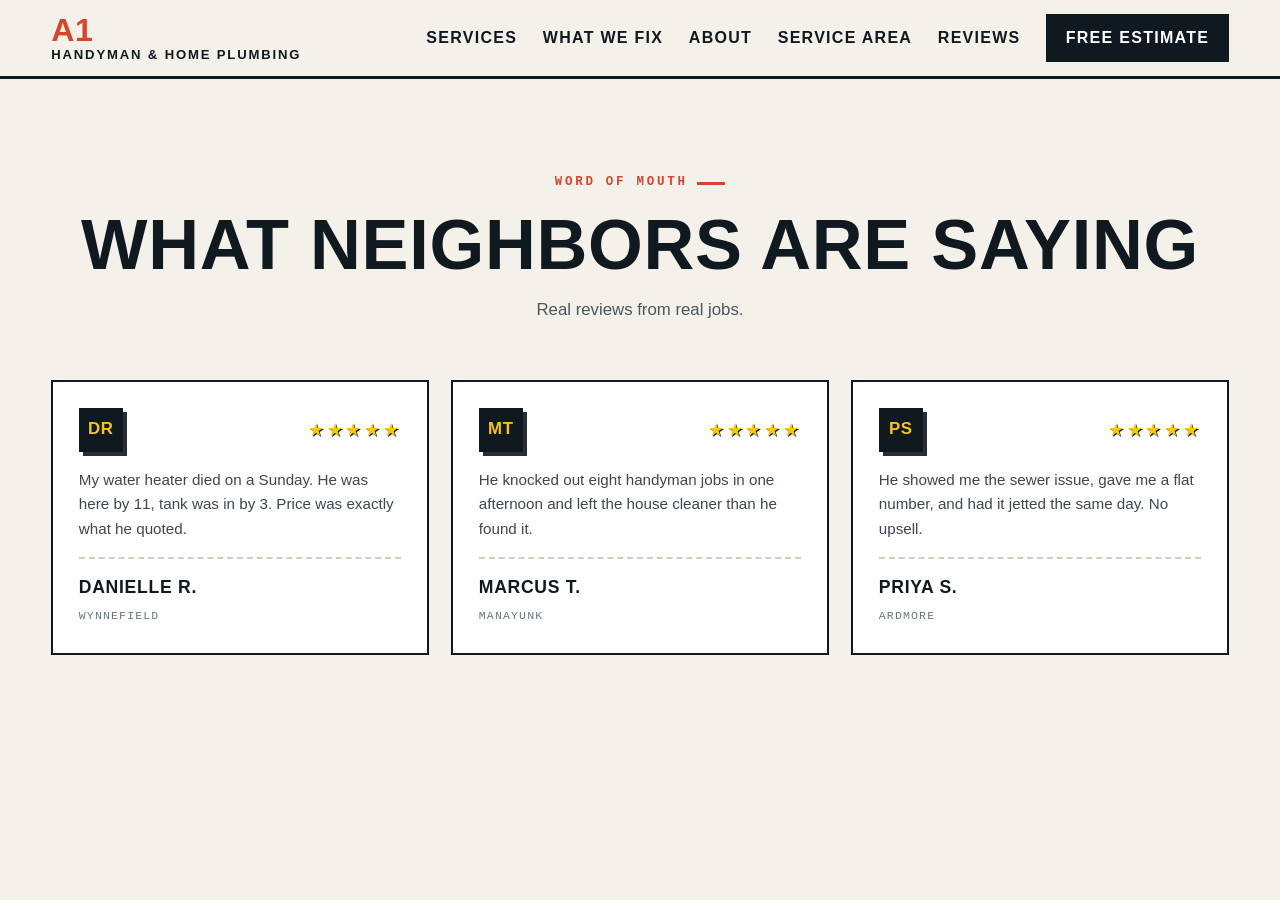
<file: reviews/index.html>
<!doctype html><html lang="en"><head><meta charset="utf-8"><meta name="viewport" content="width=device-width,initial-scale=1"><title>Reviews | A1</title><link rel="stylesheet" href="../css/styles.css"></head><body><header class="header"><div class="container header-inner"><a class="brand" href="/"><span class="brand-text"><strong>A1</strong><span>Handyman & Home Plumbing</span></span></a><nav class="nav"><a href="/services/">Services</a><a href="/what-we-fix/">What We Fix</a><a href="/about/">About</a><a href="/service-area/">Service Area</a><a href="/reviews/">Reviews</a><a class="nav-cta" href="/contact/">Free Estimate</a></nav></div></header><main><section class="section"><div class="container"><div class="section-head"><p class="eyebrow">Word of mouth</p><h1>What neighbors are saying</h1><p class="section-sub">Real reviews from real jobs.</p></div><div class="reviews"><article class="review"><div class="review-top"><span class="review-avatar">DR</span><div class="review-stars">★★★★★</div></div><p>My water heater died on a Sunday. He was here by 11, tank was in by 3. Price was exactly what he quoted.</p><footer><strong>Danielle R.</strong><span>Wynnefield</span></footer></article><article class="review"><div class="review-top"><span class="review-avatar">MT</span><div class="review-stars">★★★★★</div></div><p>He knocked out eight handyman jobs in one afternoon and left the house cleaner than he found it.</p><footer><strong>Marcus T.</strong><span>Manayunk</span></footer></article><article class="review"><div class="review-top"><span class="review-avatar">PS</span><div class="review-stars">★★★★★</div></div><p>He showed me the sewer issue, gave me a flat number, and had it jetted the same day. No upsell.</p><footer><strong>Priya S.</strong><span>Ardmore</span></footer></article></div></div></section></main><script src="../js/script.js"></script></body></html>
</file>
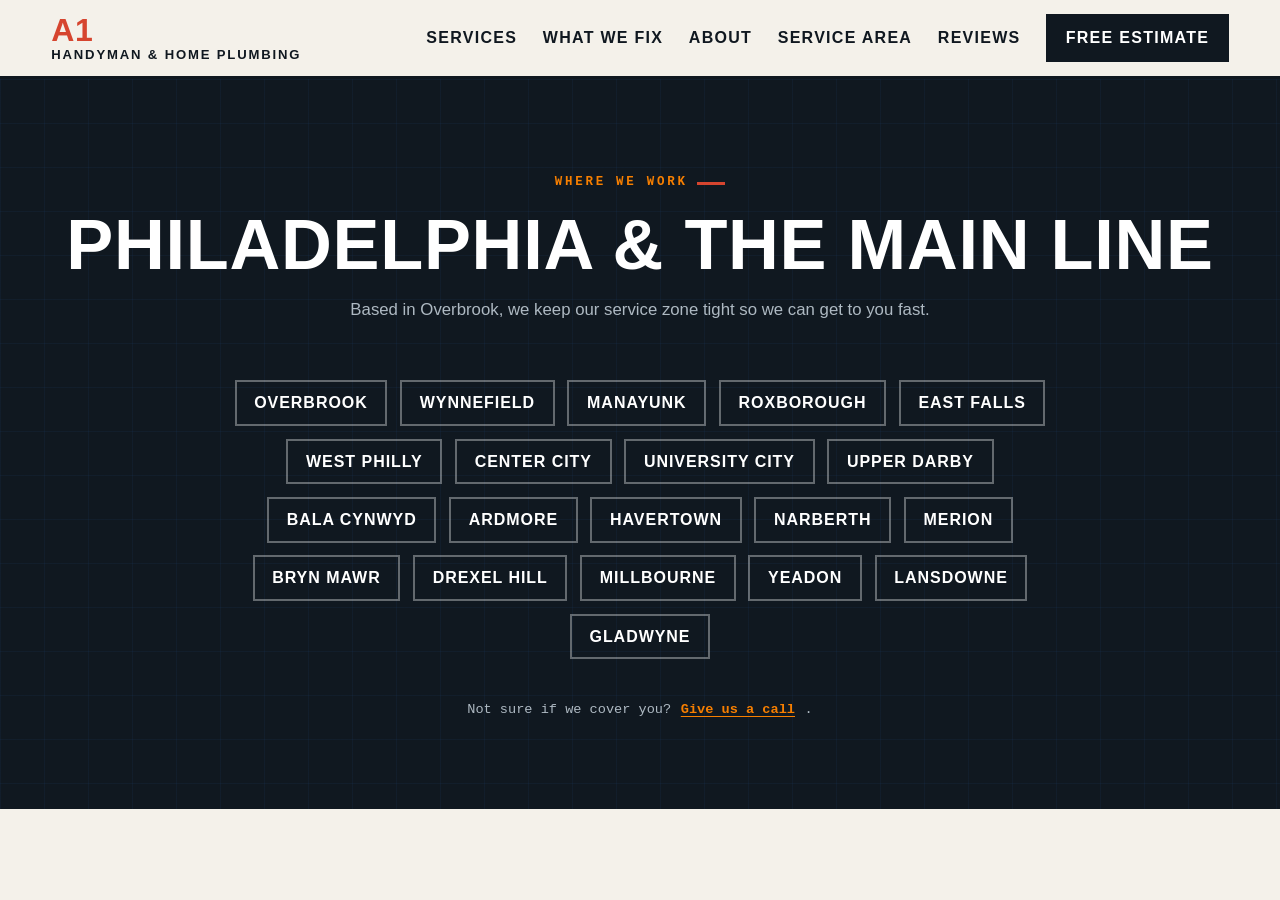
<file: service-area/index.html>
<!doctype html><html lang="en"><head><meta charset="utf-8"><meta name="viewport" content="width=device-width,initial-scale=1"><title>Service Area | A1</title><link rel="stylesheet" href="../css/styles.css"></head><body><header class="header"><div class="container header-inner"><a class="brand" href="/"><span class="brand-text"><strong>A1</strong><span>Handyman & Home Plumbing</span></span></a><nav class="nav"><a href="/services/">Services</a><a href="/what-we-fix/">What We Fix</a><a href="/about/">About</a><a href="/service-area/">Service Area</a><a href="/reviews/">Reviews</a><a class="nav-cta" href="/contact/">Free Estimate</a></nav></div></header><main><section class="section section-dark"><div class="container"><div class="section-head"><p class="eyebrow eyebrow-light">Where we work</p><h1>Philadelphia & the Main Line</h1><p class="section-sub">Based in Overbrook, we keep our service zone tight so we can get to you fast.</p></div><div class="area-tags"><span>Overbrook</span><span>Wynnefield</span><span>Manayunk</span><span>Roxborough</span><span>East Falls</span><span>West Philly</span><span>Center City</span><span>University City</span><span>Upper Darby</span><span>Bala Cynwyd</span><span>Ardmore</span><span>Havertown</span><span>Narberth</span><span>Merion</span><span>Bryn Mawr</span><span>Drexel Hill</span><span>Millbourne</span><span>Yeadon</span><span>Lansdowne</span><span>Gladwyne</span></div><p class="area-note">Not sure if we cover you? <a href="tel:+12153806666">Give us a call</a>.</p></div></section></main><script src="../js/script.js"></script></body></html>
</file>
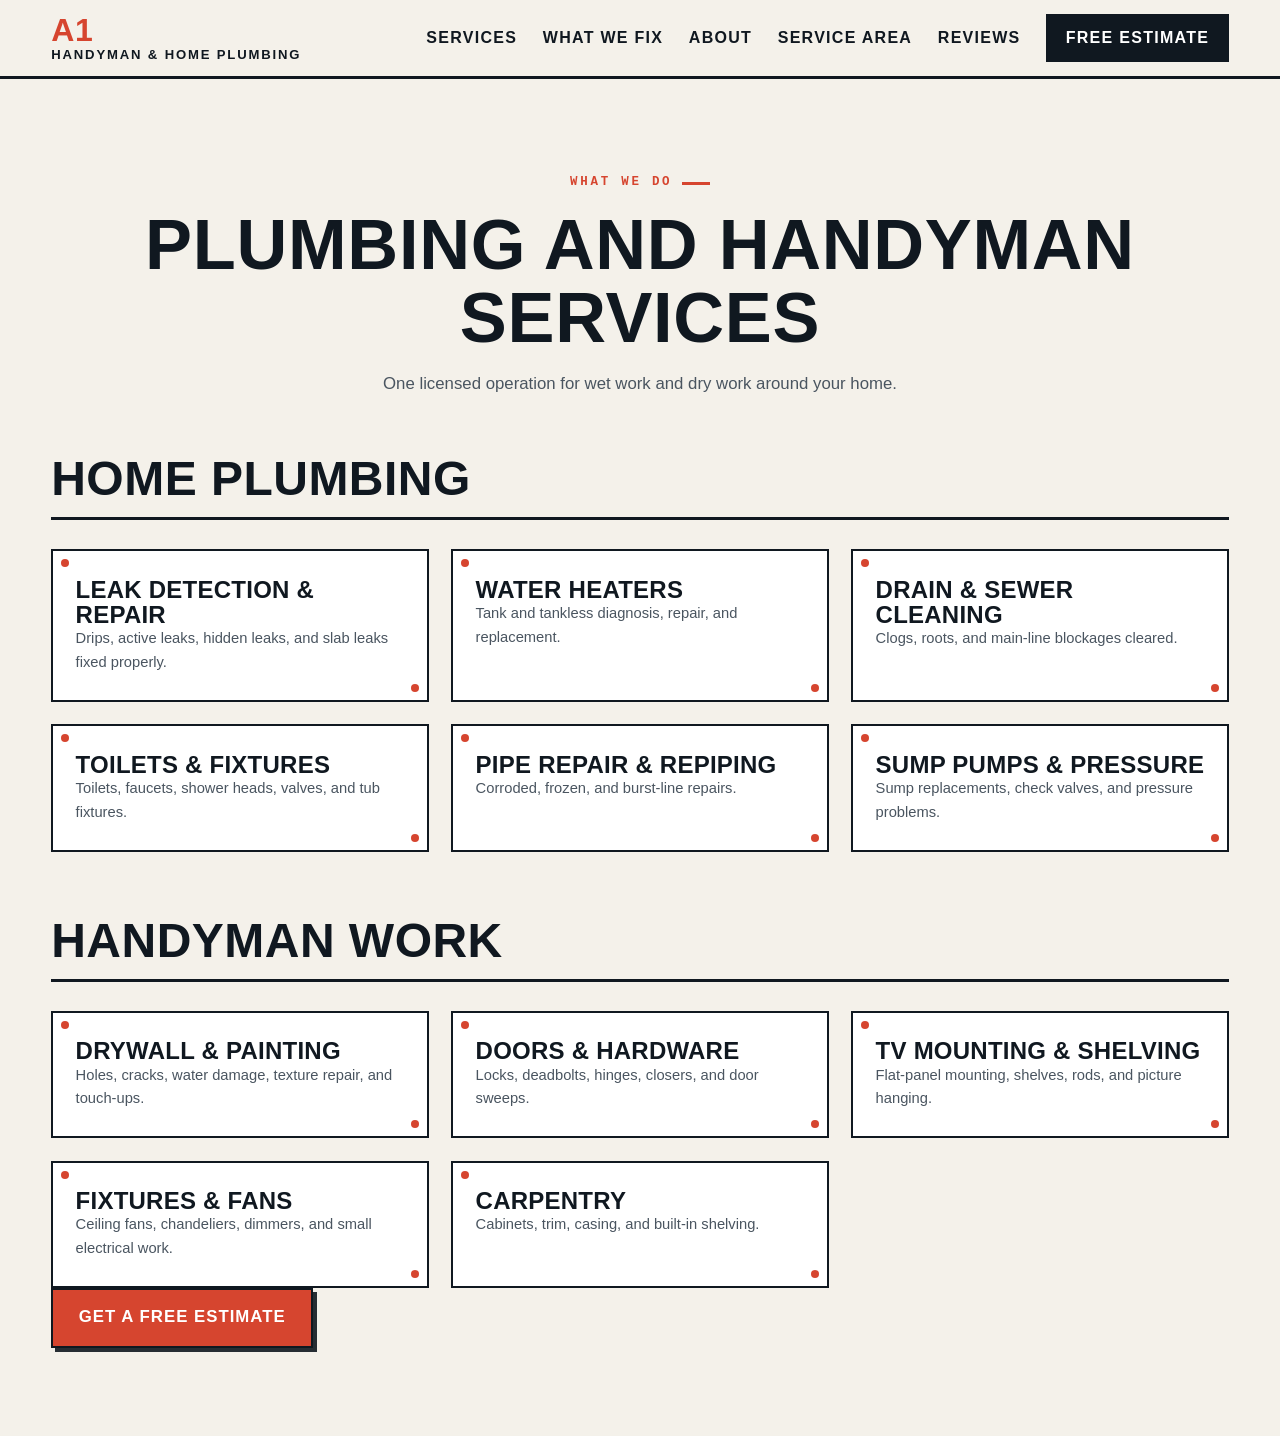
<file: services/index.html>
<!doctype html><html lang="en"><head><meta charset="utf-8"><meta name="viewport" content="width=device-width,initial-scale=1"><title>Services | A1 Handyman & Home Plumbing</title><link rel="stylesheet" href="../css/styles.css"></head><body><header class="header"><div class="container header-inner"><a class="brand" href="/"><span class="brand-text"><strong>A1</strong><span>Handyman & Home Plumbing</span></span></a><nav class="nav"><a href="/services/">Services</a><a href="/what-we-fix/">What We Fix</a><a href="/about/">About</a><a href="/service-area/">Service Area</a><a href="/reviews/">Reviews</a><a class="nav-cta" href="/contact/">Free Estimate</a></nav></div></header><main><section class="section"><div class="container"><div class="section-head"><p class="eyebrow">What we do</p><h1>Plumbing and handyman services</h1><p class="section-sub">One licensed operation for wet work and dry work around your home.</p></div><div class="service-groups"><div class="service-group"><div class="service-group-title"><h2>Home Plumbing</h2></div><div class="service-grid"><div class="service-card"><h3>Leak detection & repair</h3><p>Drips, active leaks, hidden leaks, and slab leaks fixed properly.</p></div><div class="service-card"><h3>Water heaters</h3><p>Tank and tankless diagnosis, repair, and replacement.</p></div><div class="service-card"><h3>Drain & sewer cleaning</h3><p>Clogs, roots, and main-line blockages cleared.</p></div><div class="service-card"><h3>Toilets & fixtures</h3><p>Toilets, faucets, shower heads, valves, and tub fixtures.</p></div><div class="service-card"><h3>Pipe repair & repiping</h3><p>Corroded, frozen, and burst-line repairs.</p></div><div class="service-card"><h3>Sump pumps & pressure</h3><p>Sump replacements, check valves, and pressure problems.</p></div></div></div><div class="service-group"><div class="service-group-title"><h2>Handyman work</h2></div><div class="service-grid"><div class="service-card"><h3>Drywall & painting</h3><p>Holes, cracks, water damage, texture repair, and touch-ups.</p></div><div class="service-card"><h3>Doors & hardware</h3><p>Locks, deadbolts, hinges, closers, and door sweeps.</p></div><div class="service-card"><h3>TV mounting & shelving</h3><p>Flat-panel mounting, shelves, rods, and picture hanging.</p></div><div class="service-card"><h3>Fixtures & fans</h3><p>Ceiling fans, chandeliers, dimmers, and small electrical work.</p></div><div class="service-card"><h3>Carpentry</h3><p>Cabinets, trim, casing, and built-in shelving.</p></div></div></div></div><p><a class="btn btn-primary" href="/contact/">Get a free estimate</a></p></div></section></main><script src="../js/script.js"></script></body></html>
</file>
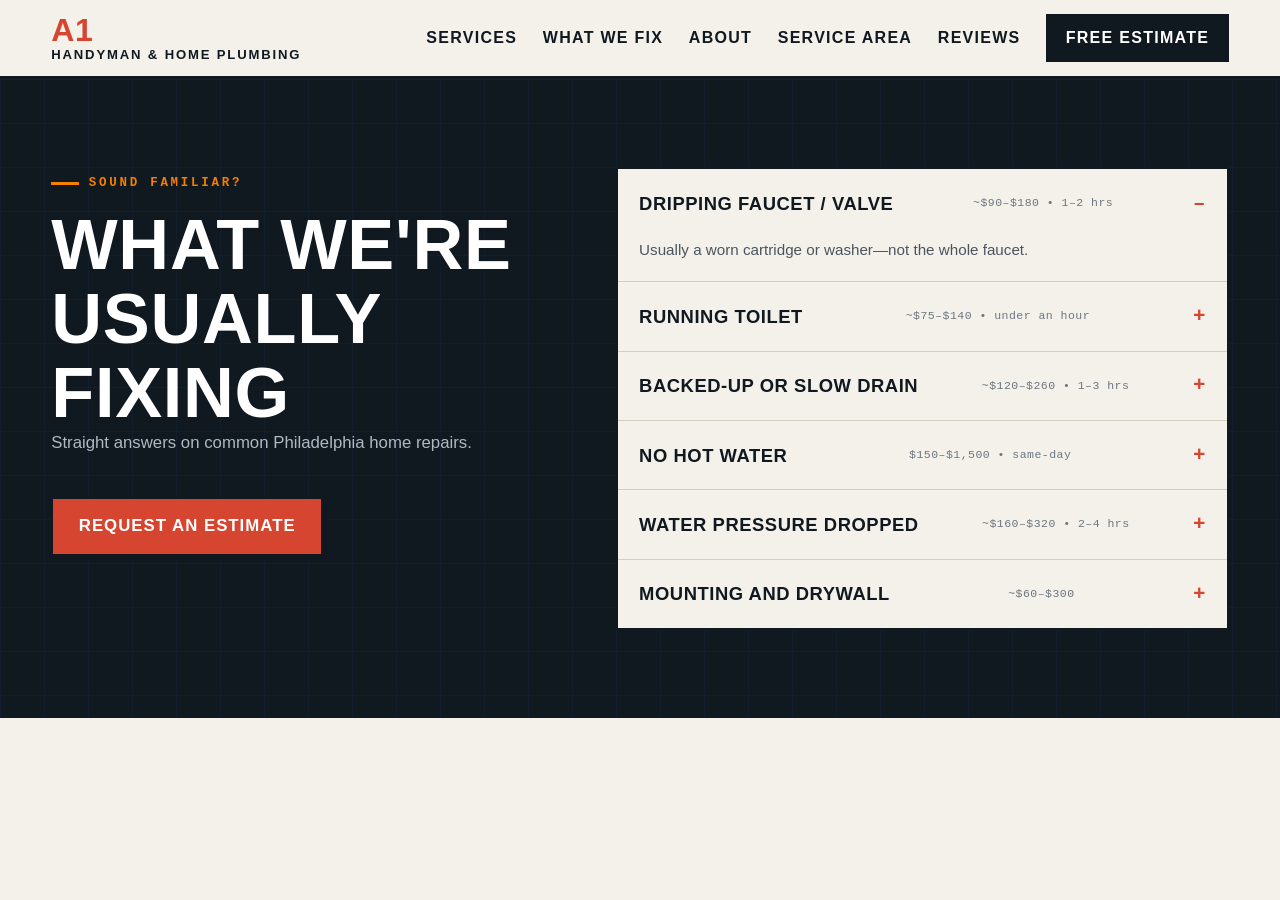
<file: what-we-fix/index.html>
<!doctype html><html lang="en"><head><meta charset="utf-8"><meta name="viewport" content="width=device-width,initial-scale=1"><title>What We Fix | A1</title><link rel="stylesheet" href="../css/styles.css"></head><body><header class="header"><div class="container header-inner"><a class="brand" href="/"><span class="brand-text"><strong>A1</strong><span>Handyman & Home Plumbing</span></span></a><nav class="nav"><a href="/services/">Services</a><a href="/what-we-fix/">What We Fix</a><a href="/about/">About</a><a href="/service-area/">Service Area</a><a href="/reviews/">Reviews</a><a class="nav-cta" href="/contact/">Free Estimate</a></nav></div></header><main><section class="section section-dark"><div class="container fixes-grid"><div class="fixes-copy"><p class="eyebrow eyebrow-light">Sound familiar?</p><h1>What we're usually fixing</h1><p class="section-sub">Straight answers on common Philadelphia home repairs.</p><a class="btn btn-primary" href="/contact/">Request an estimate</a></div><div class="fixes-list"><details open><summary><span>Dripping faucet / valve</span><span class="fix-meta">~$90–$180 • 1–2 hrs</span></summary><p>Usually a worn cartridge or washer—not the whole faucet.</p></details><details><summary><span>Running toilet</span><span class="fix-meta">~$75–$140 • under an hour</span></summary><p>Often a quick flapper or fill-valve fix.</p></details><details><summary><span>Backed-up or slow drain</span><span class="fix-meta">~$120–$260 • 1–3 hrs</span></summary><p>Kitchen, tub, or main-line blockages cleared with the right equipment.</p></details><details><summary><span>No hot water</span><span class="fix-meta">$150–$1,500 • same-day</span></summary><p>We diagnose elements, thermostats, and replacement options.</p></details><details><summary><span>Water pressure dropped</span><span class="fix-meta">~$160–$320 • 2–4 hrs</span></summary><p>We test the system to identify the actual cause.</p></details><details><summary><span>Mounting and drywall</span><span class="fix-meta">~$60–$300</span></summary><p>TVs, shelves, curtains, holes, and water stains fixed cleanly.</p></details></div></div></section></main><script src="../js/script.js"></script></body></html>
</file>
<file: css/styles.css>
/* ============================================================
   A1 HANDYMAN & HOME PLUMBING — custom stylesheet
   Industrial / workshop aesthetic. Not a template.
   ============================================================ */

/* ---------- Design tokens ---------- */
:root {
  --ink: #101820;            /* deep navy-black */
  --ink-2: #1c2733;          /* panel navy */
  --ink-3: #263442;          /* raised panel */
  --paper: #f4f1ea;          /* warm off-white, like a work order */
  --paper-2: #e9e4d8;        /* slightly darker paper */
  --line: #d4cdbd;           /* hairline on paper */
  --orange: #d6452f;         /* safety orange / rust red */
  --orange-bright: #f77f00;  /* hot pipe orange */
  --blue: #3a86ff;           /* cold pipe blue */
  --yellow: #f5c518;         /* caution yellow */
  --green: #2f9e44;          /* ok / done green */
  --white: #ffffff;
  --mono: 'JetBrains Mono', 'Courier New', monospace;
  --display: 'Barlow Condensed', 'Arial Narrow', sans-serif;
  --body: 'Inter', 'Helvetica Neue', Arial, sans-serif;
  --shadow-hard: 6px 6px 0 rgba(16, 24, 32, 0.9);
  --shadow-hard-sm: 4px 4px 0 rgba(16, 24, 32, 0.9);
  --shadow-soft: 0 12px 32px rgba(16, 24, 32, 0.14);
}

/* ---------- Reset / base ---------- */
*, *::before, *::after { box-sizing: border-box; margin: 0; padding: 0; }

html { scroll-behavior: smooth; }

body {
  font-family: var(--body);
  font-size: 16px;
  line-height: 1.6;
  color: var(--ink);
  background: var(--paper);
  -webkit-font-smoothing: antialiased;
}

img, svg { display: block; max-width: 100%; }
a { color: inherit; text-decoration: none; }
ul { list-style: none; }

.container {
  width: min(1180px, 92%);
  margin-inline: auto;
}

/* ---------- Typography ---------- */
h1, h2, h3, h4 {
  font-family: var(--display);
  font-weight: 800;
  line-height: 1.05;
  text-transform: uppercase;
  letter-spacing: 0.01em;
}

h1 { font-size: clamp(2.6rem, 6vw, 4.4rem); }
h2 { font-size: clamp(2rem, 4vw, 3rem); }
h3 { font-size: 1.5rem; }
h4 { font-size: 1.15rem; }

.eyebrow {
  font-family: var(--mono);
  font-size: 0.78rem;
  font-weight: 700;
  letter-spacing: 0.22em;
  text-transform: uppercase;
  color: var(--orange);
  margin-bottom: 0.9rem;
  display: inline-flex;
  align-items: center;
  gap: 0.6rem;
}

.eyebrow::before {
  content: "";
  width: 28px;
  height: 3px;
  background: var(--orange);
  display: inline-block;
}

.eyebrow-light { color: var(--orange-bright); }
.eyebrow-light::before { background: var(--orange-bright); }

.section-sub {
  max-width: 640px;
  margin: 1rem auto 0;
  color: #4a5560;
  font-size: 1.05rem;
}

/* ---------- Buttons ---------- */
.btn {
  display: inline-flex;
  align-items: center;
  justify-content: center;
  gap: 0.6rem;
  font-family: var(--display);
  font-weight: 700;
  font-size: 1.05rem;
  letter-spacing: 0.06em;
  text-transform: uppercase;
  padding: 0.9rem 1.6rem;
  border: 2px solid var(--ink);
  cursor: pointer;
  transition: transform 0.12s ease, box-shadow 0.12s ease, background 0.12s ease;
  background: var(--paper);
  color: var(--ink);
}

.btn svg { width: 18px; height: 18px; }

.btn-primary {
  background: var(--orange);
  color: var(--white);
  box-shadow: var(--shadow-hard-sm);
}

.btn-primary:hover {
  transform: translate(-2px, -2px);
  box-shadow: 6px 6px 0 rgba(16, 24, 32, 0.9);
  background: #e04a32;
}

.btn-ghost {
  background: transparent;
  color: var(--white);
  border-color: var(--white);
}

.btn-ghost:hover { background: var(--white); color: var(--ink); }

.btn-lg { padding: 1.1rem 2rem; font-size: 1.2rem; }

.btn-block { width: 100%; }

/* ---------- Top utility bar ---------- */
.topbar {
  background: var(--ink);
  color: var(--paper);
  font-family: var(--mono);
  font-size: 0.72rem;
  letter-spacing: 0.08em;
  text-transform: uppercase;
  border-bottom: 3px solid var(--orange);
}

.topbar-inner {
  display: flex;
  align-items: center;
  justify-content: space-between;
  gap: 1rem;
  padding: 0.5rem 0;
  flex-wrap: wrap;
}

.topbar-emergency {
  display: inline-flex;
  align-items: center;
  gap: 0.5rem;
  color: var(--orange-bright);
  font-weight: 700;
}

.topbar-emergency svg { width: 14px; height: 14px; }
.topbar-emergency:hover { color: var(--white); }

.topbar-creds { color: #9fb0bd; }
.topbar-area { color: #9fb0bd; }

/* ---------- Header ---------- */
.header {
  background: var(--paper);
  border-bottom: 3px solid var(--ink);
  position: sticky;
  top: 0;
  z-index: 100;
  transition: box-shadow 0.2s ease;
}

.header.scrolled {
  box-shadow: 0 6px 0 rgba(16, 24, 32, 0.08);
}

.header-inner {
  display: flex;
  align-items: center;
  justify-content: space-between;
  gap: 1.5rem;
  padding: 0.9rem 0;
}

.brand {
  display: inline-flex;
  align-items: center;
  gap: 0.7rem;
}

.brand-mark { width: 46px; height: 46px; flex-shrink: 0; }

.brand-text {
  display: flex;
  flex-direction: column;
  line-height: 1.05;
}

.brand-text strong {
  font-family: var(--display);
  font-size: 2rem;
  font-weight: 800;
  color: var(--orange);
  letter-spacing: 0.02em;
}

.brand-text span {
  font-family: var(--display);
  font-weight: 700;
  font-size: 0.82rem;
  text-transform: uppercase;
  letter-spacing: 0.14em;
  color: var(--ink);
}

.nav {
  display: flex;
  align-items: center;
  gap: 1.6rem;
}

.nav a {
  font-family: var(--display);
  font-weight: 700;
  font-size: 1rem;
  text-transform: uppercase;
  letter-spacing: 0.08em;
  color: var(--ink);
  position: relative;
  padding: 0.3rem 0;
}

.nav a::after {
  content: "";
  position: absolute;
  left: 0;
  bottom: 0;
  width: 0;
  height: 3px;
  background: var(--orange);
  transition: width 0.18s ease;
}

.nav a:hover::after { width: 100%; }

.nav .nav-cta {
  background: var(--ink);
  color: var(--white);
  padding: 0.55rem 1.1rem;
  border: 2px solid var(--ink);
}

.nav .nav-cta::after { display: none; }
.nav .nav-cta:hover { background: var(--orange); border-color: var(--orange); }

.header-phone {
  display: inline-flex;
  align-items: center;
  gap: 0.6rem;
  font-family: var(--display);
  font-weight: 800;
  font-size: 1.25rem;
  color: var(--ink);
  white-space: nowrap;
}

.header-phone svg { width: 22px; height: 22px; color: var(--orange); }

.header-phone small {
  display: block;
  font-family: var(--mono);
  font-size: 0.6rem;
  font-weight: 500;
  letter-spacing: 0.18em;
  text-transform: uppercase;
  color: #6b7680;
  line-height: 1;
}

.nav-toggle {
  display: none;
  flex-direction: column;
  gap: 5px;
  background: none;
  border: none;
  cursor: pointer;
  padding: 0.4rem;
}

.nav-toggle span {
  width: 26px;
  height: 3px;
  background: var(--ink);
  transition: transform 0.2s ease, opacity 0.2s ease;
}

.nav-toggle.open span:nth-child(1) { transform: translateY(8px) rotate(45deg); }
.nav-toggle.open span:nth-child(2) { opacity: 0; }
.nav-toggle.open span:nth-child(3) { transform: translateY(-8px) rotate(-45deg); }

/* ---------- Hero ---------- */
.hero {
  background:
    linear-gradient(rgba(16, 24, 32, 0.92), rgba(16, 24, 32, 0.96)),
    repeating-linear-gradient(45deg, transparent 0 14px, rgba(255,255,255,0.03) 14px 28px);
  color: var(--white);
  position: relative;
  overflow: hidden;
}

/* blueprint grid overlay */
.hero::before {
  content: "";
  position: absolute;
  inset: 0;
  background-image:
    linear-gradient(rgba(58, 134, 255, 0.07) 1px, transparent 1px),
    linear-gradient(90deg, rgba(58, 134, 255, 0.07) 1px, transparent 1px);
  background-size: 44px 44px;
  pointer-events: none;
}

/* hazard stripe bottom edge */
.hero::after {
  content: "";
  position: absolute;
  left: 0;
  right: 0;
  bottom: 0;
  height: 10px;
  background: repeating-linear-gradient(
    -45deg,
    var(--yellow) 0 16px,
    var(--ink) 16px 32px
  );
  opacity: 0.85;
}

.hero-grid {
  display: grid;
  grid-template-columns: 1.15fr 0.85fr;
  gap: 3rem;
  align-items: center;
  padding: 5rem 0 6rem;
  position: relative;
  z-index: 1;
}

.hero-copy .eyebrow { color: var(--orange-bright); }
.hero-copy .eyebrow::before { background: var(--orange-bright); }

.hero h1 { margin-bottom: 1.2rem; }

.hero-sub {
  font-size: 1.12rem;
  color: #c3ccd4;
  max-width: 560px;
  margin-bottom: 2rem;
}

.hero-cta {
  display: flex;
  gap: 1rem;
  flex-wrap: wrap;
  margin-bottom: 2.2rem;
}

.hero-bullets {
  display: grid;
  grid-template-columns: 1fr 1fr;
  gap: 0.6rem 1.5rem;
  max-width: 560px;
}

.hero-bullets li {
  font-family: var(--mono);
  font-size: 0.78rem;
  letter-spacing: 0.04em;
  color: #aeb9c2;
  padding-left: 1.4rem;
  position: relative;
}

.hero-bullets li::before {
  content: "✓";
  position: absolute;
  left: 0;
  color: var(--green);
  font-weight: 700;
}

/* hero art */
.hero-art { position: relative; }

.hero-svg {
  width: 100%;
  height: auto;
  filter: drop-shadow(0 18px 30px rgba(0,0,0,0.45));
}

.hero-badge {
  position: absolute;
  bottom: 1.5rem;
  right: 0.5rem;
  background: var(--yellow);
  color: var(--ink);
  border: 3px solid var(--ink);
  box-shadow: var(--shadow-hard);
  padding: 0.8rem 1.1rem;
  display: flex;
  align-items: center;
  gap: 0.8rem;
  transform: rotate(-3deg);
}

.hero-badge-num {
  font-family: var(--display);
  font-size: 2.6rem;
  font-weight: 800;
  line-height: 1;
}

.hero-badge-label {
  font-family: var(--display);
  font-weight: 700;
  font-size: 0.85rem;
  text-transform: uppercase;
  letter-spacing: 0.06em;
  line-height: 1.2;
}

.hero-badge-label small {
  font-family: var(--mono);
  font-size: 0.62rem;
  font-weight: 500;
  letter-spacing: 0.1em;
  color: #4a4030;
}

/* ---------- Ticker ---------- */
.ticker {
  background: var(--orange);
  color: var(--white);
  border-top: 3px solid var(--ink);
  border-bottom: 3px solid var(--ink);
  overflow: hidden;
  padding: 0.55rem 0;
}

.ticker-track {
  display: flex;
  gap: 1.2rem;
  white-space: nowrap;
  width: max-content;
  animation: ticker-scroll 28s linear infinite;
}

.ticker-track span {
  font-family: var(--display);
  font-weight: 800;
  font-size: 1.05rem;
  letter-spacing: 0.14em;
  text-transform: uppercase;
}

.ticker-track span:nth-child(even) { color: var(--ink); }

@keyframes ticker-scroll {
  from { transform: translateX(0); }
  to { transform: translateX(-50%); }
}

/* ---------- Sections ---------- */
.section { padding: 5.5rem 0; }

.section-dark {
  background: var(--ink);
  color: var(--white);
  position: relative;
}

.section-dark::before {
  content: "";
  position: absolute;
  inset: 0;
  background-image:
    linear-gradient(rgba(58, 134, 255, 0.05) 1px, transparent 1px),
    linear-gradient(90deg, rgba(58, 134, 255, 0.05) 1px, transparent 1px);
  background-size: 44px 44px;
  pointer-events: none;
}

.section-dark .container { position: relative; z-index: 1; }
.section-dark .section-sub { color: #aeb9c2; }

.section-head {
  text-align: center;
  margin-bottom: 3.5rem;
}

.section-head .eyebrow { justify-content: center; }
.section-head .eyebrow::before { display: none; }
.section-head .eyebrow::after {
  content: "";
  width: 28px;
  height: 3px;
  background: var(--orange);
  display: inline-block;
}

/* ---------- Services ---------- */
.service-groups {
  display: flex;
  flex-direction: column;
  gap: 4rem;
}

.service-group-title {
  display: flex;
  align-items: center;
  gap: 0.8rem;
  margin-bottom: 1.8rem;
  padding-bottom: 0.8rem;
  border-bottom: 3px solid var(--ink);
}

.service-group-title svg {
  width: 30px;
  height: 30px;
  color: var(--orange);
}

.service-group-title h3 { font-size: 1.9rem; }

.service-grid {
  display: grid;
  grid-template-columns: repeat(3, 1fr);
  gap: 1.4rem;
}

.service-card {
  background: var(--white);
  border: 2px solid var(--ink);
  padding: 1.6rem 1.4rem;
  position: relative;
  transition: transform 0.15s ease, box-shadow 0.15s ease;
}

/* corner bolt detail */
.service-card::before,
.service-card::after {
  content: "";
  position: absolute;
  width: 8px;
  height: 8px;
  background: var(--orange);
  border-radius: 50%;
}

.service-card::before { top: 8px; left: 8px; }
.service-card::after { bottom: 8px; right: 8px; }

.service-card:hover {
  transform: translate(-3px, -3px);
  box-shadow: var(--shadow-hard-sm);
}

.service-card svg {
  width: 34px;
  height: 34px;
  color: var(--orange);
  margin-bottom: 1rem;
}

.service-card h4 {
  margin-bottom: 0.5rem;
  font-size: 1.25rem;
}

.service-card p {
  font-size: 0.92rem;
  color: #4a5560;
}

/* ---------- Fixes / accordion ---------- */
.fixes-grid {
  display: grid;
  grid-template-columns: 0.9fr 1.1fr;
  gap: 4rem;
  align-items: start;
}

.fixes-copy h2 { margin-bottom: 1rem; }
.fixes-copy .section-sub { margin: 0 0 2rem; }
.fixes-copy .btn { margin-top: 0.5rem; }

.fixes-list {
  border: 2px solid var(--ink);
  background: var(--paper);
  color: var(--ink);
}

.fixes-list details {
  border-bottom: 1px solid var(--line);
}

.fixes-list details:last-child { border-bottom: none; }

.fixes-list summary {
  display: flex;
  align-items: center;
  justify-content: space-between;
  gap: 1rem;
  padding: 1.1rem 1.3rem;
  cursor: pointer;
  font-family: var(--display);
  font-weight: 700;
  font-size: 1.15rem;
  text-transform: uppercase;
  letter-spacing: 0.03em;
  list-style: none;
  position: relative;
  transition: background 0.15s ease;
}

.fixes-list summary::-webkit-details-marker { display: none; }

.fixes-list summary::after {
  content: "+";
  font-family: var(--mono);
  font-size: 1.3rem;
  font-weight: 700;
  color: var(--orange);
  flex-shrink: 0;
}

.fixes-list details[open] summary::after { content: "–"; }

.fixes-list summary:hover { background: var(--paper-2); }

.fix-meta {
  font-family: var(--mono);
  font-size: 0.72rem;
  font-weight: 500;
  letter-spacing: 0.04em;
  text-transform: none;
  color: #6b7680;
  white-space: nowrap;
}

.fixes-list details p {
  padding: 0 1.3rem 1.2rem;
  font-size: 0.95rem;
  color: #4a5560;
  max-width: 560px;
}

/* ---------- Steps ---------- */
.steps {
  display: grid;
  grid-template-columns: repeat(3, 1fr);
  gap: 2rem;
  counter-reset: step;
}

.step {
  border-top: 4px solid var(--ink);
  padding-top: 1.4rem;
  position: relative;
}

.step-num {
  font-family: var(--mono);
  font-weight: 700;
  font-size: 0.85rem;
  color: var(--orange);
  letter-spacing: 0.14em;
  display: block;
  margin-bottom: 0.6rem;
}

.step h3 { margin-bottom: 0.6rem; }
.step p { color: #4a5560; font-size: 0.95rem; }

/* ---------- About ---------- */
.section-about { background: var(--paper-2); }

.about-grid {
  display: grid;
  grid-template-columns: 0.85fr 1.15fr;
  gap: 4rem;
  align-items: center;
}

.about-photo-inner {
  background:
    linear-gradient(rgba(16, 24, 32, 0.88), rgba(16, 24, 32, 0.92)),
    repeating-linear-gradient(45deg, transparent 0 12px, rgba(255,255,255,0.04) 12px 24px);
  border: 3px solid var(--ink);
  box-shadow: var(--shadow-hard);
  min-height: 420px;
  display: flex;
  flex-direction: column;
  justify-content: flex-end;
  padding: 1.6rem;
  position: relative;
  overflow: hidden;
}

/* stencil-style "A1" watermark */
.about-photo-inner::before {
  content: "A1";
  position: absolute;
  top: 50%;
  left: 50%;
  transform: translate(-50%, -50%);
  font-family: var(--display);
  font-weight: 800;
  font-size: 9rem;
  color: rgba(255, 255, 255, 0.08);
  letter-spacing: -0.02em;
  line-height: 1;
}

.about-photo-icon {
  width: 52px;
  height: 52px;
  background: var(--orange);
  border: 2px solid var(--ink);
  display: flex;
  align-items: center;
  justify-content: center;
  color: var(--white);
  margin-bottom: 1rem;
  box-shadow: var(--shadow-hard-sm);
}

.about-photo-icon svg { width: 26px; height: 26px; }

.about-photo-caption strong {
  display: block;
  font-family: var(--display);
  font-size: 1.5rem;
  text-transform: uppercase;
  color: var(--white);
  margin-bottom: 0.3rem;
}

.about-photo-caption span {
  font-size: 0.9rem;
  color: #aeb9c2;
}

.about-copy h2 { margin-bottom: 1.2rem; }
.about-copy p { margin-bottom: 1rem; color: #3d4750; }

.about-list {
  margin: 1.5rem 0;
  display: grid;
  gap: 0.7rem;
}

.about-list li {
  padding-left: 1.6rem;
  position: relative;
  font-weight: 500;
}

.about-list li::before {
  content: "▸";
  position: absolute;
  left: 0;
  color: var(--orange);
  font-weight: 700;
}

.about-sign {
  font-family: var(--mono);
  font-size: 0.85rem;
  color: #6b7680 !important;
  letter-spacing: 0.04em;
}

/* stats band */
.stats {
  margin-top: 4rem;
  background: var(--ink);
  border-top: 3px solid var(--orange);
  border-bottom: 3px solid var(--orange);
  display: grid;
  grid-template-columns: repeat(4, 1fr);
}

.stat {
  text-align: center;
  padding: 2rem 1rem;
  border-right: 1px solid rgba(255,255,255,0.12);
}

.stat:last-child { border-right: none; }

.stat strong {
  display: block;
  font-family: var(--display);
  font-size: 2.6rem;
  font-weight: 800;
  color: var(--white);
  line-height: 1;
}

.stat span {
  font-family: var(--mono);
  font-size: 0.72rem;
  letter-spacing: 0.12em;
  text-transform: uppercase;
  color: #9fb0bd;
}

/* ---------- Service area ---------- */
.area-tags {
  display: flex;
  flex-wrap: wrap;
  justify-content: center;
  gap: 0.8rem;
  max-width: 820px;
  margin: 0 auto 2.5rem;
}

.area-tags span {
  font-family: var(--display);
  font-weight: 700;
  font-size: 1rem;
  text-transform: uppercase;
  letter-spacing: 0.06em;
  color: var(--white);
  border: 2px solid rgba(255,255,255,0.35);
  padding: 0.5rem 1.1rem;
  transition: background 0.15s ease, border-color 0.15s ease, color 0.15s ease;
}

.area-tags span:hover {
  background: var(--orange);
  border-color: var(--orange);
  color: var(--white);
}

.area-note {
  display: flex;
  align-items: center;
  justify-content: center;
  gap: 0.6rem;
  font-family: var(--mono);
  font-size: 0.85rem;
  color: #aeb9c2;
  text-align: center;
}

.area-note svg { width: 18px; height: 18px; color: var(--orange-bright); flex-shrink: 0; }

.area-note a {
  color: var(--orange-bright);
  font-weight: 700;
  text-decoration: underline;
  text-underline-offset: 3px;
}

/* ---------- Reviews ---------- */
.reviews {
  display: grid;
  grid-template-columns: repeat(3, 1fr);
  gap: 1.4rem;
}

.review {
  background: var(--white);
  border: 2px solid var(--ink);
  padding: 1.6rem;
  display: flex;
  flex-direction: column;
  gap: 1rem;
  position: relative;
}

.review-top {
  display: flex;
  align-items: center;
  justify-content: space-between;
  gap: 1rem;
}

.review-avatar {
  width: 44px;
  height: 44px;
  background: var(--ink);
  color: var(--yellow);
  border: 2px solid var(--ink);
  display: flex;
  align-items: center;
  justify-content: center;
  font-family: var(--display);
  font-weight: 800;
  font-size: 1.05rem;
  letter-spacing: 0.04em;
  box-shadow: var(--shadow-hard-sm);
  flex-shrink: 0;
}

.review-stars {
  color: var(--yellow);
  font-size: 1.1rem;
  letter-spacing: 0.15em;
  text-shadow: 1px 1px 0 var(--ink);
}

.review p {
  font-size: 0.95rem;
  color: #3d4750;
  flex-grow: 1;
}

.review footer {
  border-top: 2px dashed var(--line);
  padding-top: 0.9rem;
}

.review footer strong {
  display: block;
  font-family: var(--display);
  font-size: 1.1rem;
  text-transform: uppercase;
  letter-spacing: 0.04em;
}

.review footer span {
  font-family: var(--mono);
  font-size: 0.72rem;
  letter-spacing: 0.1em;
  text-transform: uppercase;
  color: #6b7680;
}

/* ---------- Pricing band ---------- */
.pricing-band {
  background: var(--yellow);
  border-top: 3px solid var(--ink);
  border-bottom: 3px solid var(--ink);
  padding: 3rem 0;
}

.pricing-inner {
  display: flex;
  align-items: center;
  justify-content: space-between;
  gap: 3rem;
  flex-wrap: wrap;
}

.pricing-left h2 {
  font-size: 2.4rem;
  margin-bottom: 0.4rem;
}

.pricing-left p {
  max-width: 520px;
  font-weight: 500;
  color: #4a4030;
}

.pricing-badges {
  display: flex;
  gap: 1.2rem;
  flex-wrap: wrap;
}

.pricing-badge {
  background: var(--ink);
  color: var(--white);
  border: 2px solid var(--ink);
  padding: 1rem 1.4rem;
  min-width: 150px;
  text-align: center;
  box-shadow: var(--shadow-hard-sm);
}

.pricing-badge strong {
  display: block;
  font-family: var(--display);
  font-size: 2rem;
  font-weight: 800;
  color: var(--yellow);
  line-height: 1;
}

.pricing-badge span {
  font-family: var(--mono);
  font-size: 0.66rem;
  letter-spacing: 0.1em;
  text-transform: uppercase;
  color: #c3ccd4;
}

/* ---------- Contact ---------- */
.section-contact { background: var(--paper-2); }

.contact-grid {
  display: grid;
  grid-template-columns: 1fr 1fr;
  gap: 4rem;
  align-items: start;
}

.contact-info h2 { margin-bottom: 1rem; }
.contact-info > p { color: #4a5560; margin-bottom: 2rem; max-width: 480px; }

.contact-methods {
  display: grid;
  gap: 1rem;
  margin-bottom: 2rem;
}

.contact-method {
  display: flex;
  align-items: center;
  gap: 1rem;
  background: var(--white);
  border: 2px solid var(--ink);
  padding: 1rem 1.2rem;
  transition: transform 0.12s ease, box-shadow 0.12s ease;
}

a.contact-method:hover {
  transform: translate(-2px, -2px);
  box-shadow: var(--shadow-hard-sm);
}

.contact-method svg {
  width: 26px;
  height: 26px;
  color: var(--orange);
  flex-shrink: 0;
}

.contact-method small {
  display: block;
  font-family: var(--mono);
  font-size: 0.66rem;
  letter-spacing: 0.14em;
  text-transform: uppercase;
  color: #6b7680;
}

.contact-method strong {
  font-family: var(--display);
  font-size: 1.2rem;
  text-transform: uppercase;
  letter-spacing: 0.03em;
}

.contact-badges {
  display: flex;
  gap: 0.7rem;
  flex-wrap: wrap;
}

.contact-badges span {
  font-family: var(--mono);
  font-size: 0.68rem;
  font-weight: 700;
  letter-spacing: 0.1em;
  text-transform: uppercase;
  border: 2px solid var(--ink);
  padding: 0.4rem 0.8rem;
  background: var(--paper);
}

/* quote form — styled like a work order ticket */
.quote-form {
  background: var(--white);
  border: 3px solid var(--ink);
  box-shadow: var(--shadow-hard);
  padding: 2rem;
  position: relative;
}

/* perforated ticket edge */
.quote-form::before {
  content: "";
  position: absolute;
  top: 0;
  left: 0;
  right: 0;
  height: 8px;
  background: repeating-linear-gradient(
    90deg,
    var(--ink) 0 10px,
    transparent 10px 20px
  );
}

.form-head {
  display: flex;
  align-items: center;
  justify-content: space-between;
  border-bottom: 3px solid var(--ink);
  padding-bottom: 0.8rem;
  margin-bottom: 1.6rem;
}

.form-ticket {
  font-family: var(--mono);
  font-size: 0.72rem;
  font-weight: 700;
  letter-spacing: 0.2em;
  color: var(--orange);
}

.form-ticket-num {
  font-family: var(--mono);
  font-size: 0.85rem;
  font-weight: 700;
  letter-spacing: 0.08em;
  background: var(--ink);
  color: var(--yellow);
  padding: 0.3rem 0.7rem;
}

.quote-form label {
  display: block;
  margin-bottom: 1.1rem;
}

.quote-form label > span {
  display: block;
  font-family: var(--mono);
  font-size: 0.7rem;
  font-weight: 700;
  letter-spacing: 0.14em;
  text-transform: uppercase;
  color: #4a5560;
  margin-bottom: 0.35rem;
}

.quote-form input,
.quote-form select,
.quote-form textarea {
  width: 100%;
  font-family: var(--body);
  font-size: 0.95rem;
  color: var(--ink);
  background: var(--paper);
  border: 2px solid var(--ink);
  padding: 0.7rem 0.9rem;
  border-radius: 0;
  transition: border-color 0.12s ease, box-shadow 0.12s ease;
}

.quote-form input:focus,
.quote-form select:focus,
.quote-form textarea:focus {
  outline: none;
  border-color: var(--orange);
  box-shadow: 3px 3px 0 rgba(214, 69, 47, 0.35);
}

.quote-form .field-error {
  border-color: var(--orange);
  background: #fdeeec;
  box-shadow: 3px 3px 0 rgba(214, 69, 47, 0.4);
}

.quote-form textarea { resize: vertical; }

.quote-form .btn { margin-top: 0.4rem; }

.form-note {
  font-family: var(--mono);
  font-size: 0.7rem;
  letter-spacing: 0.04em;
  color: #6b7680;
  text-align: center;
  margin-top: 0.9rem;
}

.form-success {
  margin-top: 1rem;
  border: 2px solid var(--green);
  background: #e9f7ec;
  padding: 1rem;
  text-align: center;
}

.form-success strong {
  display: block;
  font-family: var(--display);
  font-size: 1.2rem;
  text-transform: uppercase;
  color: var(--green);
  margin-bottom: 0.3rem;
}

.form-success span { font-size: 0.9rem; color: #2b5c33; }
.form-success a { font-weight: 700; text-decoration: underline; }

/* ---------- Footer ---------- */
.footer {
  background: var(--ink);
  color: var(--paper);
  border-top: 4px solid var(--orange);
}

.footer-grid {
  display: grid;
  grid-template-columns: 1.4fr 1fr 1fr 1.2fr;
  gap: 3rem;
  padding: 4rem 0 3rem;
}

.brand-light .brand-text strong { color: var(--orange-bright); }
.brand-light .brand-text span { color: var(--white); }

.footer-brand p {
  margin-top: 1.2rem;
  font-size: 0.9rem;
  color: #9fb0bd;
  max-width: 300px;
}

.footer-col h4 {
  font-size: 1.1rem;
  color: var(--white);
  margin-bottom: 1.1rem;
  padding-bottom: 0.5rem;
  border-bottom: 2px solid rgba(255,255,255,0.15);
}

.footer-col a,
.footer-col span {
  display: block;
  font-size: 0.9rem;
  color: #9fb0bd;
  margin-bottom: 0.6rem;
  transition: color 0.12s ease;
}

.footer-col a:hover { color: var(--orange-bright); }

.footer-address,
.footer-license {
  font-family: var(--mono);
  font-size: 0.75rem !important;
  letter-spacing: 0.04em;
}

.footer-bottom {
  display: flex;
  align-items: center;
  justify-content: space-between;
  gap: 1rem;
  flex-wrap: wrap;
  border-top: 1px solid rgba(255,255,255,0.12);
  padding: 1.4rem 0;
  font-family: var(--mono);
  font-size: 0.72rem;
  letter-spacing: 0.06em;
  color: #6b7680;
}

/* ---------- Responsive ---------- */
@media (max-width: 1024px) {
  .hero-grid { grid-template-columns: 1fr; gap: 2rem; padding: 4rem 0 5rem; }
  .hero-art { max-width: 420px; margin-inline: auto; }
  .service-grid { grid-template-columns: repeat(2, 1fr); }
  .fixes-grid { grid-template-columns: 1fr; gap: 2.5rem; }
  .about-grid { grid-template-columns: 1fr; gap: 2.5rem; }
  .reviews { grid-template-columns: repeat(2, 1fr); }
  .contact-grid { grid-template-columns: 1fr; gap: 3rem; }
  .footer-grid { grid-template-columns: 1fr 1fr; }
  .stats { grid-template-columns: repeat(2, 1fr); }
  .stat:nth-child(2) { border-right: none; }
  .stat:nth-child(-n+2) { border-bottom: 1px solid rgba(255,255,255,0.12); }
}

@media (max-width: 768px) {
  /* Standalone route pages use a compact, always-visible navigation. */
  .nav:not(#nav) {
    position: static;
    width: auto;
    padding: 0;
    transform: none;
    background: transparent;
    box-shadow: none;
    flex-direction: row;
    flex-wrap: wrap;
    justify-content: flex-end;
    gap: 0.25rem 0.8rem;
  }

  .nav:not(#nav) a {
    color: var(--ink);
    font-size: 0.78rem;
    padding: 0.2rem 0;
    width: auto;
    border: 0;
  }

  .nav:not(#nav) .nav-cta {
    margin-top: 0;
    padding: 0.25rem 0.45rem;
  }

  .topbar-area { display: none; }
  .topbar-inner { justify-content: center; text-align: center; }

  .nav {
    position: fixed;
    top: 0;
    right: 0;
    bottom: 0;
    width: min(320px, 85vw);
    background: var(--ink);
    flex-direction: column;
    align-items: flex-start;
    justify-content: flex-start;
    gap: 0;
    padding: 5.5rem 2rem 2rem;
    transform: translateX(100%);
    transition: transform 0.25s ease;
    z-index: 200;
    box-shadow: -8px 0 24px rgba(0,0,0,0.3);
  }

  .nav.open { transform: translateX(0); }

  .nav a {
    color: var(--white);
    font-size: 1.3rem;
    padding: 0.9rem 0;
    width: 100%;
    border-bottom: 1px solid rgba(255,255,255,0.12);
  }

  .nav a::after { display: none; }

  .nav .nav-cta {
    background: var(--orange);
    border-color: var(--orange);
    margin-top: 1.5rem;
    text-align: center;
  }

  .header-phone { display: none; }
  .nav-toggle { display: flex; z-index: 300; }

  .hero-bullets { grid-template-columns: 1fr; }
  .service-grid { grid-template-columns: 1fr; }
  .steps { grid-template-columns: 1fr; }
  .reviews { grid-template-columns: 1fr; }
  .pricing-inner { flex-direction: column; align-items: flex-start; }
  .pricing-badges { width: 100%; }
  .pricing-badge { flex: 1; min-width: 0; }
  .footer-grid { grid-template-columns: 1fr; gap: 2rem; }
  .footer-bottom { justify-content: center; text-align: center; }
  .section { padding: 4rem 0; }
}

@media (max-width: 480px) {
  .pricing-badges { flex-direction: column; }
  .stats { grid-template-columns: 1fr; }
  .stat { border-right: none; border-bottom: 1px solid rgba(255,255,255,0.12); }
  .stat:last-child { border-bottom: none; }
  .fix-meta { display: none; }
  .hero-cta .btn { width: 100%; }
}

/* ---------- Reduced motion ---------- */
@media (prefers-reduced-motion: reduce) {
  html { scroll-behavior: auto; }
  .ticker-track { animation: none; }
  * { transition: none !important; }
}
</file>
